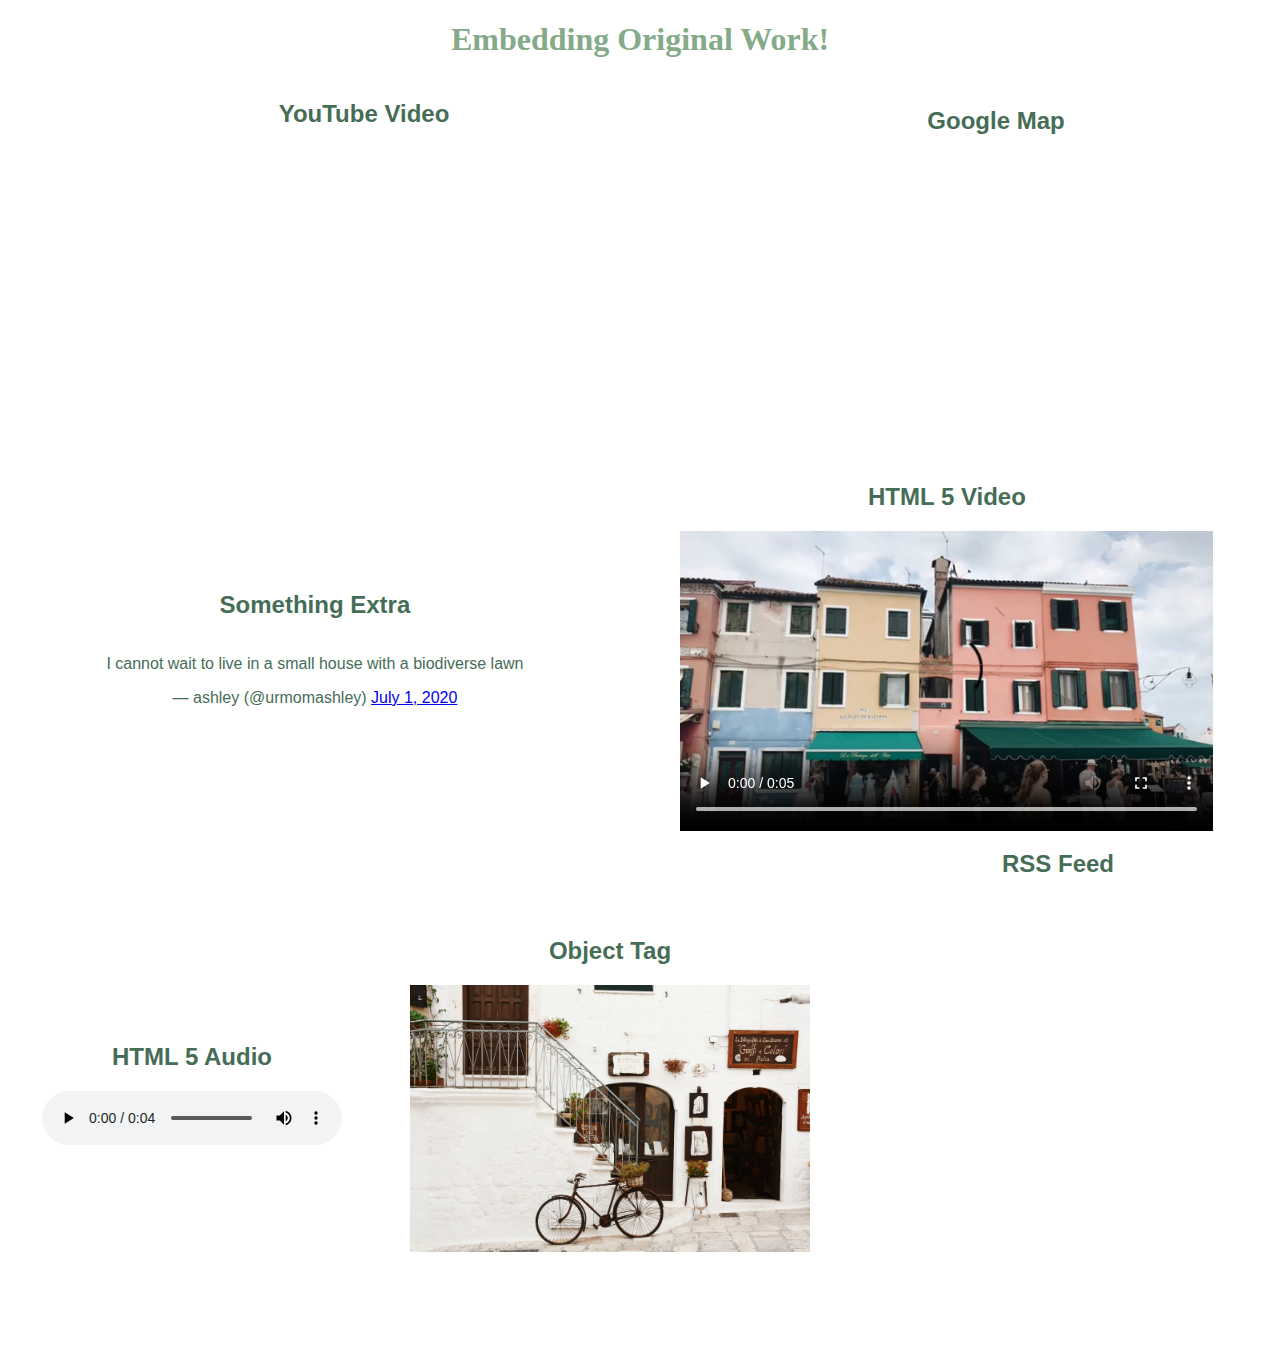
<file: embeddingOriginalWork.html>
<!DOCTYPE html>
<html>
    <head>
        <style>
            h1 {color:rgb(133, 170, 137); font-family: Verdana; text-align: center;}
            span {display: flex; flex-direction: row; flex-wrap: wrap; justify-content: space-around; color: rgb(70, 109, 86); font-family:Verdana, Geneva, Tahoma, sans-serif}
            p {margin-top: 0;}
            div {display: flex; flex-direction: column; justify-content: center; text-align: center;}
        </style>
        <title>Embedding Original Work</title>
    </head>
    <body>
        <h1>Embedding Original Work!</h1>
        <span>
            <div>
                <h2>YouTube Video</h2>
                <!--extra feature: captions showing up automatically-->
                <iframe width="560" height="315" src="https://www.youtube.com/embed/2LN_kVAeTxU?start=180&cc_load_policy=1" title="YouTube video player" frameborder="0" allow="accelerometer; autoplay; clipboard-write; encrypted-media; gyroscope; picture-in-picture" allowfullscreen></iframe>
            </div>
            <div>
                <h2>Google Map</h2>
                <iframe src="https://www.google.com/maps/embed?pb=!1m18!1m12!1m3!1d2797.228450495383!2d12.415074565547748!3d45.485344179101226!2m3!1f0!2f0!3f0!3m2!1i1024!2i768!4f13.1!3m3!1m2!1s0x477ead1a30edc4e9%3A0x55f94ee1e31995a2!2sLove%20viewing%20bridge!5e0!3m2!1sen!2sus!4v1641858439046!5m2!1sen!2sus" width="400" height="300" style="border:0;" allowfullscreen="" loading="lazy"></iframe>
            </div>
            <div>
                <h2>Something Extra</h2>
                <blockquote class="twitter-tweet"><p lang="en" dir="ltr">I cannot wait to live in a small house with a biodiverse lawn</p>&mdash; ashley (@urmomashley) <a href="https://twitter.com/urmomashley/status/1278376170191572993?ref_src=twsrc%5Etfw">July 1, 2020</a></blockquote> <script async src="https://platform.twitter.com/widgets.js" charset="utf-8"></script>
            </div>
            <div>
                <h2>HTML 5 Video</h2>
                <video height="300px" controls>
                <source src="burano-italy.mp4" type="video/mp4">
                </video>
            </div>
            <div>
                <h2>HTML 5 Audio</h2>
                <audio controls>
                <source src="original-work-audio.mp3" type="audio/mpeg">
                </audio>
            </div>
            <div>
                <h2>Object Tag</h2>
                <object data="italy-background.jpg" width="400"></object>
            </div>
            <div>
                <h2>RSS Feed</h2>
                <iframe width="360" height="440"  src="https://rss.app/embed/v1/carousel/hUPcXnJl2GYf3QAv" frameborder="0"></iframe>
            </div>
        </span>
    </body>
</html>
</file>
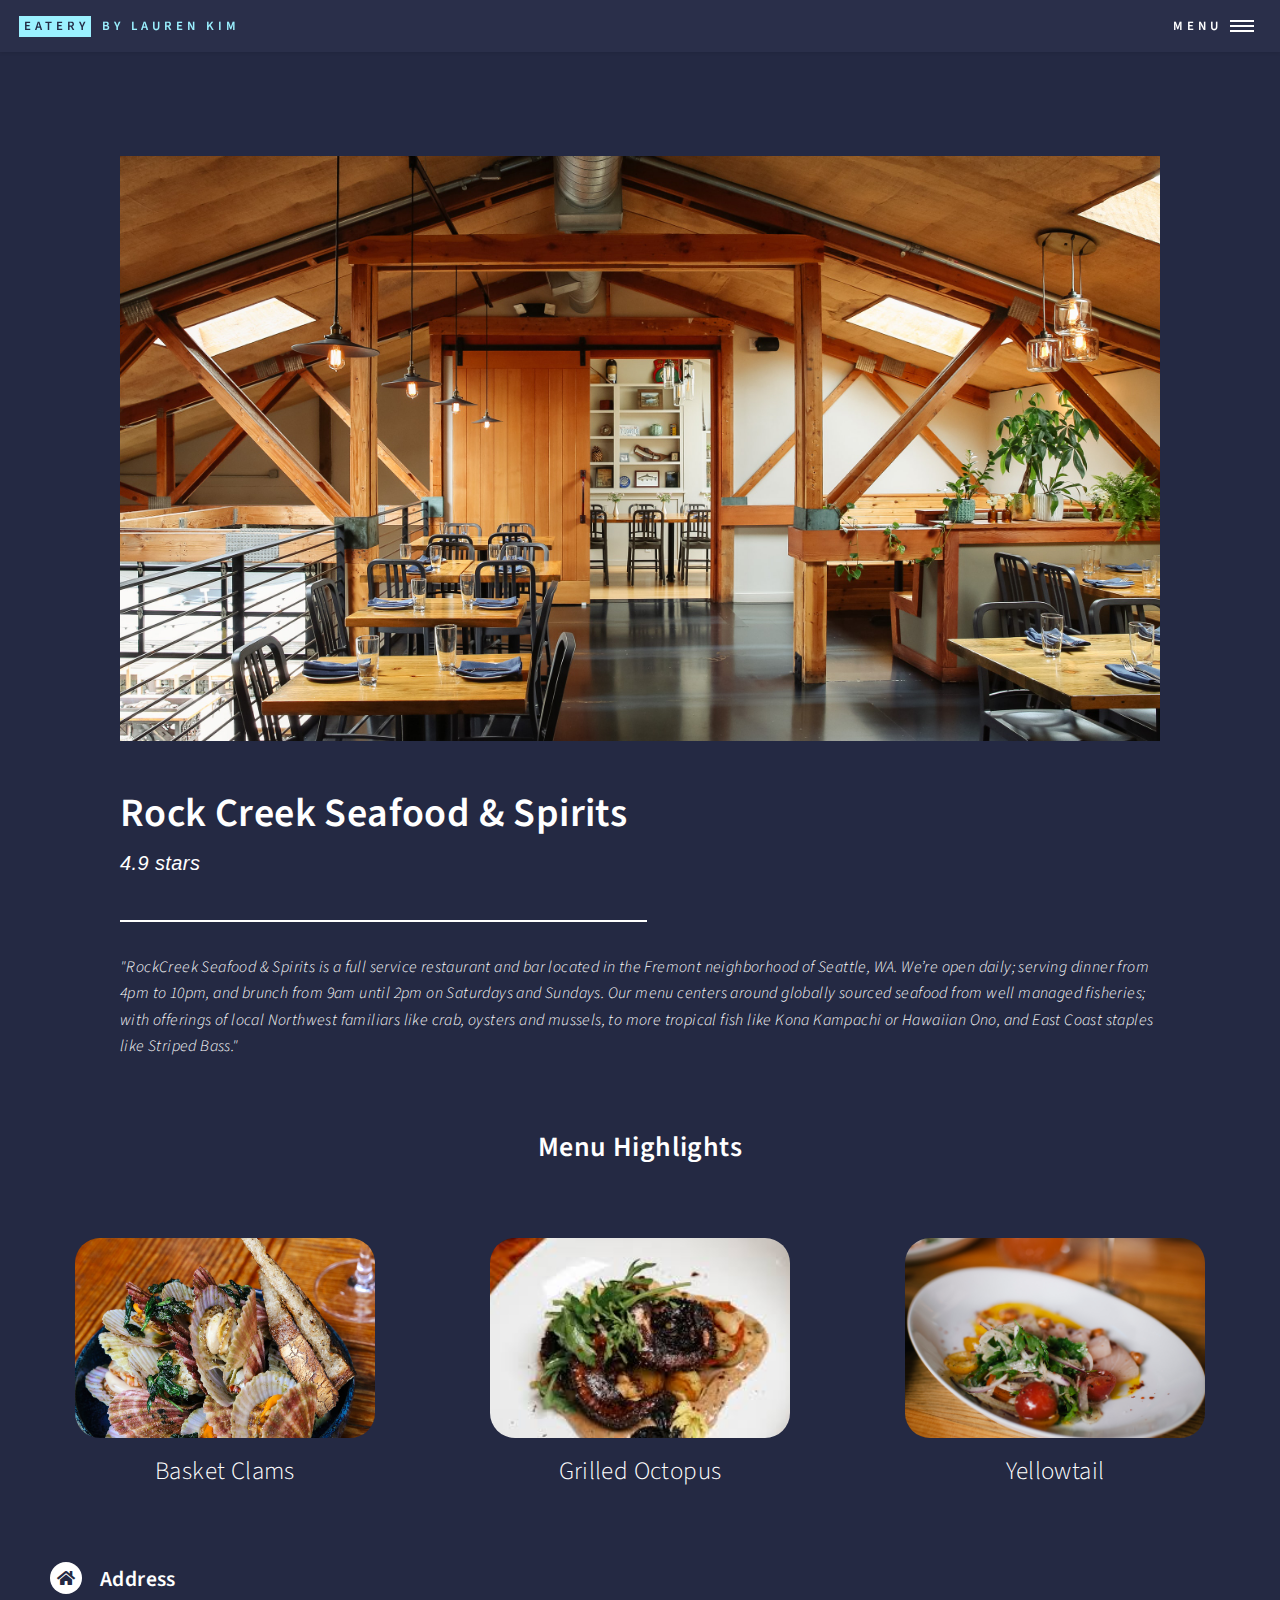
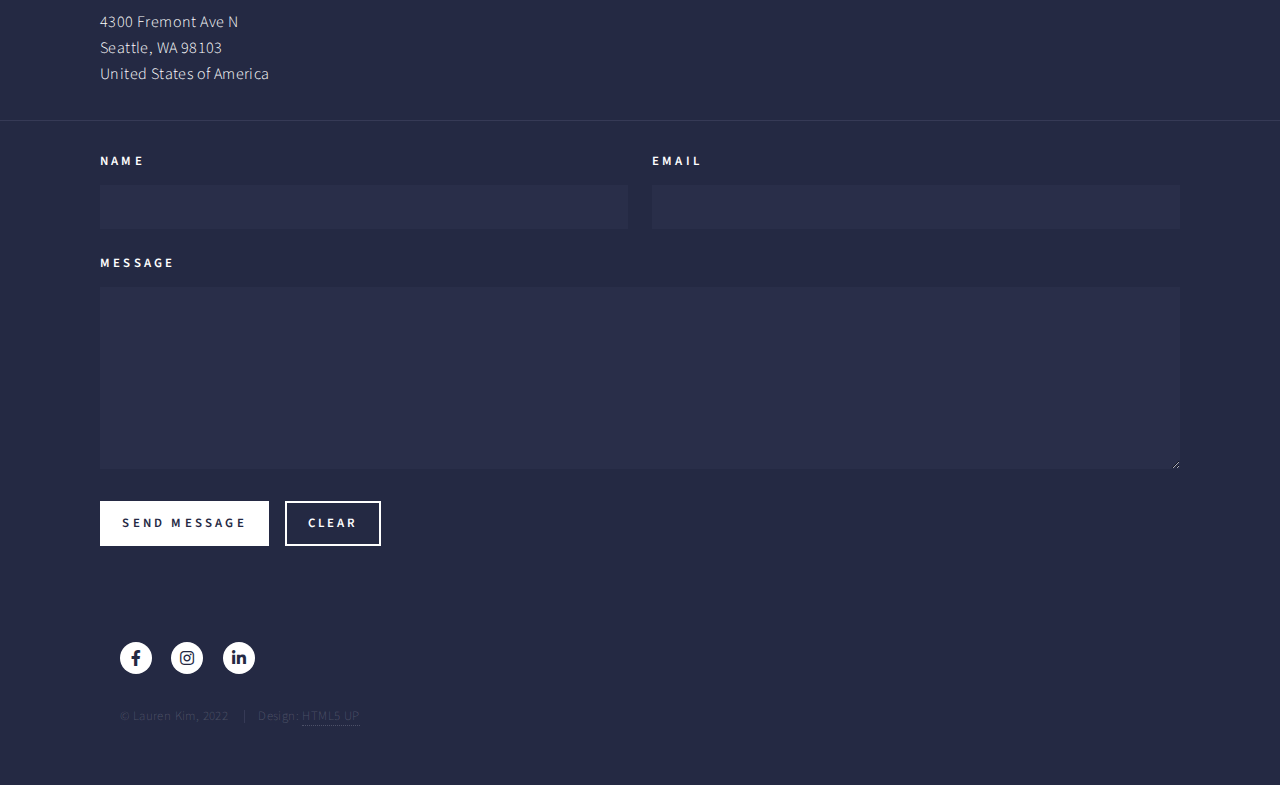
<file: generic.html>
<!DOCTYPE html>
<!--
	Forty by HTML5 UP
	html5up.net | @ajlkn
	Free for personal and commercial use under the CCA 3.0 license (html5up.net/license)
-->
<html>

<head>
	<title>Our Pick</title>
	<meta charset="utf-8" />
	<meta name="viewport" content="width=device-width, initial-scale=1, user-scalable=no" />
	<link rel="stylesheet" href="assets/css/default.css" />
	<noscript>
		<link rel="stylesheet" href="assets/css/noscript.css" />
	</noscript>
</head>

<body class="is-preload">
	<!-- Wrapper -->
	<div id="wrapper">
		<!-- Header -->
		<header id="header">
			<a href="myFunSite.html" class="logo"><strong>Eatery</strong> <span>by Lauren Kim</span></a>
			<nav>
				<a href="#menu">Menu</a>
			</nav>
		</header>

		<!-- Menu -->
		<nav id="menu">
			<ul class="links">
				<li><a href="myFunSite.html">Home</a></li>
				<li><a href="landing.html">Results</a></li>
				<li><a href="generic.html">Our Pick</a></li>
			</ul>
		</nav>

		<!-- Main -->
		<div id="main" class="alt">
			<!-- One -->
			<section id="one">
				<div class="inner">
					<span class="image main"><img src="images/rockcreek.jpg" alt="rockcreek" /></span>
					<header class="major">
						<h1>
							Rock Creek Seafood & Spirits
							<p id="rating">4.9 stars</p>
						</h1>
					</header>
					<p id="desc">
						"RockCreek Seafood & Spirits is a full service restaurant and bar
						located in the Fremont neighborhood of Seattle, WA. We’re open
						daily; serving dinner from 4pm to 10pm, and brunch from 9am until
						2pm on Saturdays and Sundays. Our menu centers around globally
						sourced seafood from well managed fisheries; with offerings of
						local Northwest familiars like crab, oysters and mussels, to more
						tropical fish like Kona Kampachi or Hawaiian Ono, and East Coast
						staples like Striped Bass."
					</p>
				</div>

				<section>
					<h2 id="menu-header">Menu Highlights</h2>
					<div id="menu-highlights">
						<div class="menu-item">
							<img class="menu-img" src="images/basket-clams.jpg" />
							<p class="menu-item-label">Basket Clams</p>
						</div>
						<div class="menu-item">
							<img class="menu-img" src="images/octopus.jpg" />
							<p class="menu-item-label">Grilled Octopus</p>
						</div>
						<div class="menu-item">
							<img class="menu-img" src="images/carpaccio.jpeg" />
							<p class="menu-item-label">Yellowtail</p>
						</div>
					</div>
				</section>

				<section>
					<div id="address-rockcreek" class="contact-method">
						<span id="home-icon" class="icon solid alt fa-home"></span>
						<h3>Address</h3>
						<span>
							4300 Fremont Ave N<br />
							Seattle, WA 98103<br />
							United States of America</span>
					</div>
				</section>
			</section>
		</div>

		<!-- Contact -->
		<section id="contact-rockcreek">
			<form method="post" action="#">
				<div class="fields">
					<div class="field half">
						<label for="name">Name</label>
						<input type="text" name="name" id="name" />
					</div>
					<div class="field half">
						<label for="email">Email</label>
						<input type="text" name="email" id="email" />
					</div>
					<div class="field">
						<label for="message">Message</label>
						<textarea name="message" id="message" rows="6"></textarea>
					</div>
				</div>
				<ul class="actions">
					<li>
						<input type="submit" value="Send Message" class="primary" />
					</li>
					<li><input type="reset" value="Clear" /></li>
				</ul>
			</form>
		</section>

		<!-- Footer -->
		<footer id="footer">
			<div class="inner">
				<ul class="icons">
					<li>
						<a href="#" class="icon brands alt fa-facebook-f"><span class="label">Facebook</span></a>
					</li>
					<li>
						<a href="#" class="icon brands alt fa-instagram"><span class="label">Instagram</span></a>
					</li>
					<li>
						<a href="#" class="icon brands alt fa-linkedin-in"><span class="label">LinkedIn</span></a>
					</li>
				</ul>
				<ul class="copyright">
					<li>&copy; Lauren Kim, 2022</li>
					<li>Design: <a href="https://html5up.net">HTML5 UP</a></li>
				</ul>
			</div>
		</footer>
	</div>

	<!-- Scripts -->
	<script src="assets/js/jquery.min.js"></script>
	<script src="assets/js/jquery.scrolly.min.js"></script>
	<script src="assets/js/jquery.scrollex.min.js"></script>
	<script src="assets/js/browser.min.js"></script>
	<script src="assets/js/breakpoints.min.js"></script>
	<script src="assets/js/util.js"></script>
	<script src="assets/js/main.js"></script>
</body>

</html>
</file>
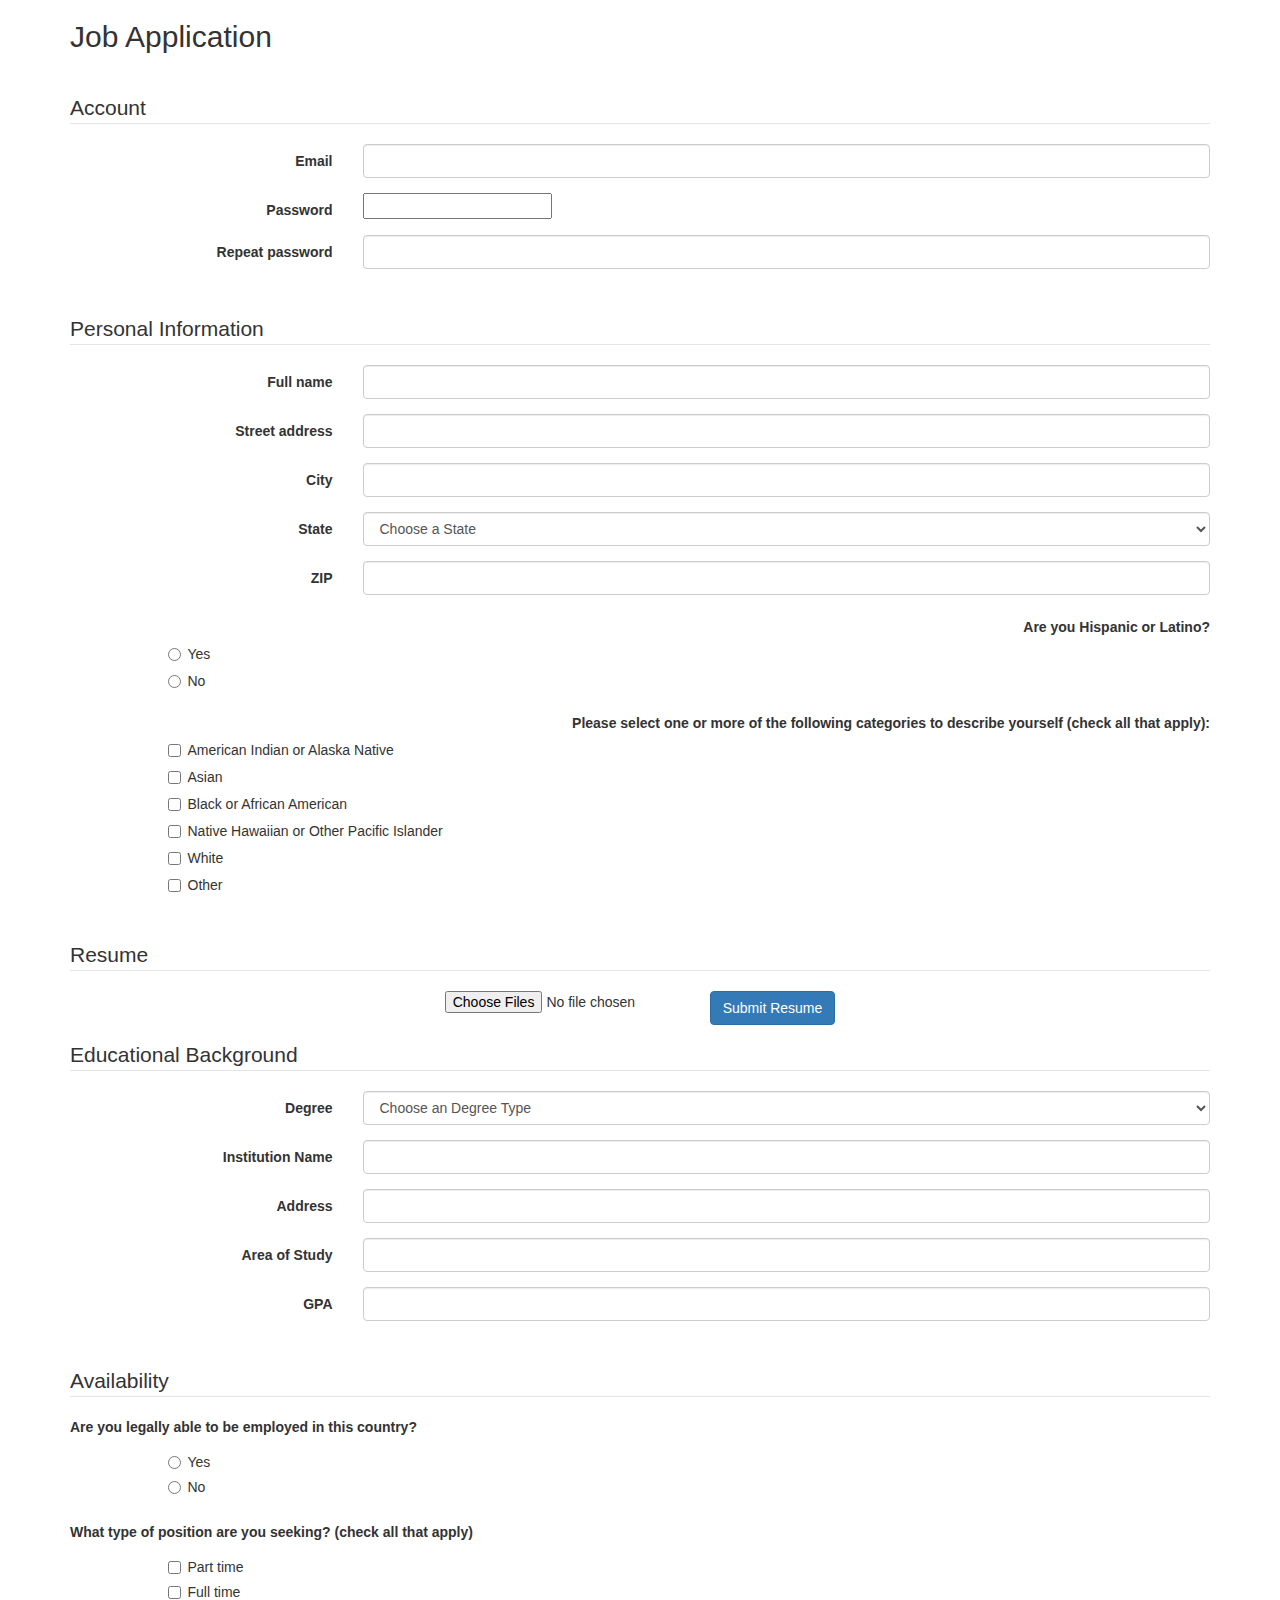
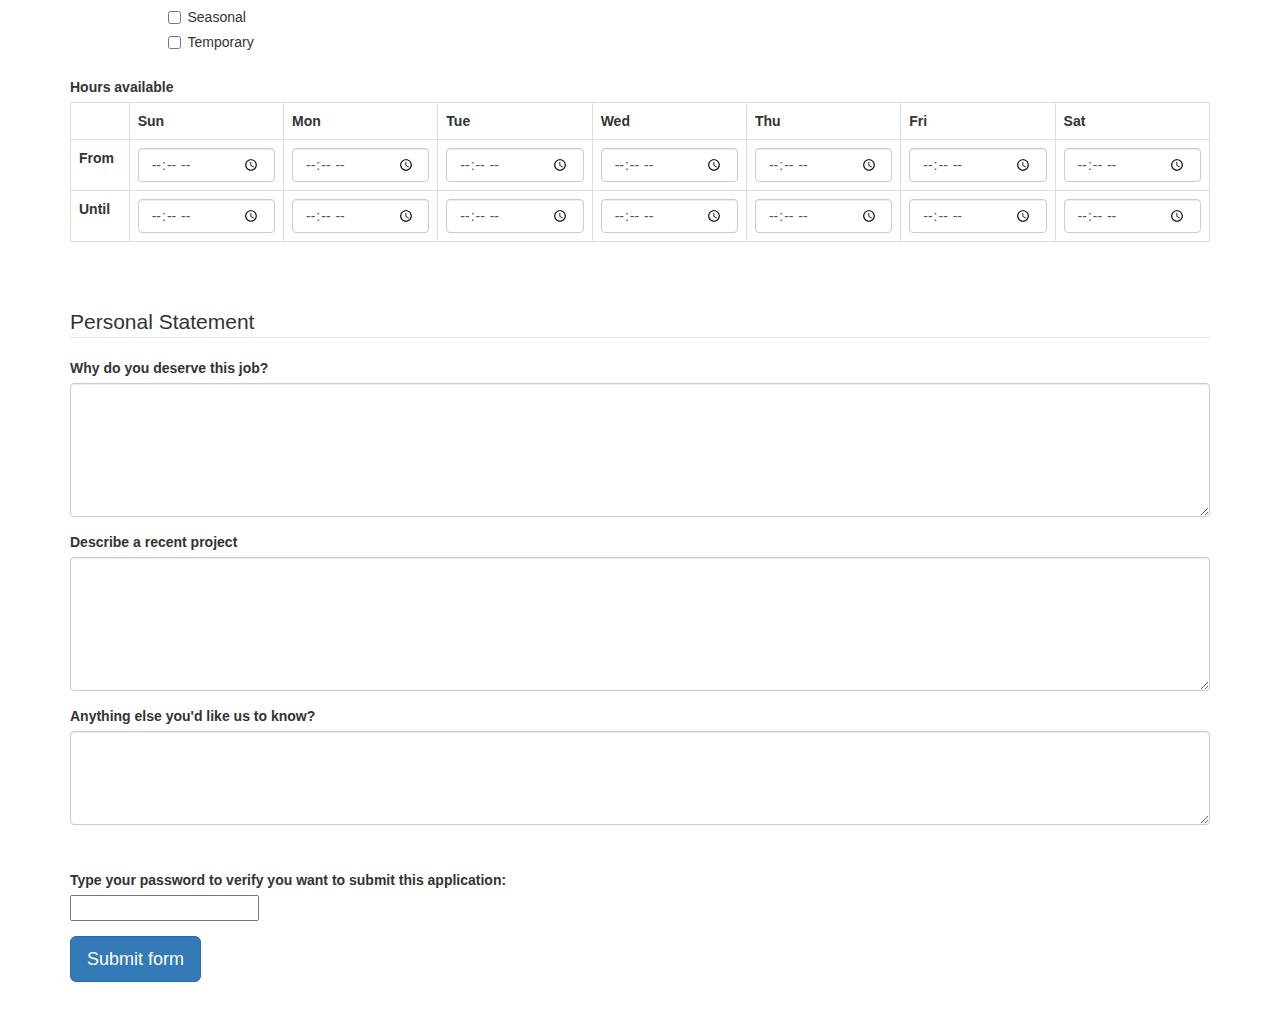
<file: jobApplicationForm.html>
<!DOCTYPE html>
<html>
<head>
	<meta charset="utf-8">
	<meta name="viewport" content="width=device-width, initial-scale=1.0">
	<title>Job Application</title>
	<link href="http://netdna.bootstrapcdn.com/bootstrap/3.0.0/css/bootstrap.min.css" rel="stylesheet">
</head>
<body>
<div class="container">

<h2>Job Application</h2>
<p>&nbsp;</p>

<form role="form" action="http://gclass.alexburner.com/formtest.php" method="post">

	<fieldset class="form-horizontal" >
		<legend>Account</legend>
		<div class="form-group">
			<label class="col-sm-3 control-label">Email</label>
			<div class="col-sm-9">
				<input class="form-control" type="text" name="email">
			</div>
		</div>
		<div class="form-group">
			<label class="col-sm-3 control-label">Password</label>
			<div class="col-sm-9">
				<input class="password1" type="password" name="password">
			</div>
		</div>
		<div class="form-group">
			<label class="col-sm-3 control-label">Repeat password</label>
			<div class="col-sm-9">
				<input class="form-control" type="password" name="repeat_password">
			</div>
		</div>
	</fieldset>

	<p>&nbsp;</p>

	<fieldset class="form-horizontal" >
		<legend>Personal Information</legend>
		<div class="form-group">
			<label class="col-sm-3 control-label">Full name</label>
			<div class="col-sm-9">
				<input class="form-control" type="text" name="name">
			</div>
		</div>
		<div class="form-group">
			<label class="col-sm-3 control-label">Street address</label>
			<div class="col-sm-9">
				<input class="form-control" type="text" name="street">
			</div>
		</div>
		<div class="form-group">
			<label class="col-sm-3 control-label">City</label>
			<div class="col-sm-9">
				<input class="form-control" type="text" name="city">
			</div>
		</div>
		<div class="form-group">
			<label class="col-sm-3 control-label">State</label>
			<div class="col-sm-9">
				<select class="form-control" name="state">
					<option value="" selected="true">Choose a State</option>
					<option value="AL">Alabama</option>
					<option value="AK">Alaska</option>
					<option value="AZ">Arizona</option>
					<option value="AR">Arkansas</option>
					<option value="CA">California</option>
					<option value="CO">Colorado</option>
					<option value="CT">Connecticut</option>
					<option value="DE">Delaware</option>
					<option value="DC">District of Columbia</option>
					<option value="FL">Florida</option>
					<option value="GA">Georgia</option>
					<option value="HI">Hawaii</option>
					<option value="ID">Idaho</option>
					<option value="IL">Illinois</option>
					<option value="IN">Indiana</option>
					<option value="IA">Iowa</option>
					<option value="KS">Kansas</option>
					<option value="KY">Kentucky</option>
					<option value="LA">Louisiana</option>
					<option value="ME">Maine</option>
					<option value="MD">Maryland</option>
					<option value="MA">Massachusetts</option>
					<option value="MI">Michigan</option>
					<option value="MN">Minnesota</option>
					<option value="MS">Mississippi</option>
					<option value="MO">Missouri</option>
					<option value="MT">Montana</option>
					<option value="NE">Nebraska</option>
					<option value="NV">Nevada</option>
					<option value="NH">New Hampshire</option>
					<option value="NJ">New Jersey</option>
					<option value="NM">New Mexico</option>
					<option value="NY">New York</option>
					<option value="NC">North Carolina</option>
					<option value="ND">North Dakota</option>
					<option value="OH">Ohio</option>
					<option value="OK">Oklahoma</option>
					<option value="OR">Oregon</option>
					<option value="PA">Pennsylvania</option>
					<option value="RI">Rhode Island</option>
					<option value="SC">South Carolina</option>
					<option value="SD">South Dakota</option>
					<option value="TN">Tennessee</option>
					<option value="TX">Texas</option>
					<option value="UT">Utah</option>
					<option value="VT">Vermont</option>
					<option value="VA">Virginia</option>
					<option value="WA">Washington</option>
					<option value="WV">West Virginia</option>
					<option value="WI">Wisconsin</option>
					<option value="WY">Wyoming</option>
				</select>
			</div>
		</div>
		<div class="form-group">
			<label class="col-sm-3 control-label">ZIP</label>
			<div class="col-sm-9">
				<input class="form-control" type="text" name="zip">
			</div>
		</div>
		<!--LK: Radio Buttons-->
		<div class="form-group row">
			<label class="col-sm-12 control-label">Are you Hispanic or Latino?</label>
			<div class="col-sm-offset-1 col-sm-11">
				<div class="radio">
					<label>
						<input type="radio" name="hispanic-or-latino" value="yes">Yes
					</label>
				</div>
				<div class="radio">
					<label>
						<input type="radio" name="hispanic-or-latino" value="no">No
					</label>
				</div>
			</div>
		</div>
		<!--LK: Checkbox-->
		<div class="form-group row">
			<label class="col-sm-12 control-label">
				Please select one or more of the following categories to describe yourself (check all that apply):
			</label>
			<div class="col-sm-offset-1 col-sm-11">
				<div class="checkbox">
					<label>
						<input type="checkbox" name="racial-identity-american-indian-or-alaska-native" value="american-indian-or-alaska-native">
						American Indian or Alaska Native
					</label>
				</div>
				<div class="checkbox">
					<label>
						<input type="checkbox" name="racial-identity-asian" value="asian">
						Asian
					</label>
				</div>
				<div class="checkbox">
					<label>
						<input type="checkbox" name="racial-identity-black-or-african-american" value="black-or-african-american">
						Black or African American
					</label>
				</div>
				<div class="checkbox">
					<label>
						<input type="checkbox" name="racial-identity-native-hawaiian-or-pacific-islander" value="native-hawaiian-or-pacific-islander">
						Native Hawaiian or Other Pacific Islander
					</label>
				</div>
				<div class="checkbox">
					<label>
						<input type="checkbox" name="racial-identity-white" value="white">
						White
					</label>
				</div>
				<div class="checkbox">
					<label>
						<input type="checkbox" name="racial-identity-other" value="other">
						Other
					</label>
				</div>
			</div>
		</div>


	</fieldset>

	<p>&nbsp;</p>

	<fieldset class="form-horizontal" >
		<legend>Resume</legend>
			<div style="display: flex; flex-direction: row; justify-content: center;" class="form-group">
				<input type="file" id="file" name="resume" multiple>
				<!--LK: Submit button-->
				<input class="btn btn-primary" type="submit" name="submit-resume" value="Submit Resume">
			</div>
	</fieldset>


	<fieldset class="form-horizontal" >
		<legend>Educational Background</legend>
		<!--LK: Drop-down List-->
		<div class="form-group">
			<label class="col-sm-3 control-label">Degree</label>
			<div class="col-sm-9">
				<select class="form-control" name="degree-type">
					<option value="" selected="true">Choose an Degree Type</option>
					<option value="HS">High School (or Equivalent)</option>
					<option value="BA">Bachelor's</option>
					<option value="MS">Master's</option>
					<option value="PHD">Ph.D.</option>
				</select>
			</div>
		</div>
		<!--LK: Text Field-->
		<div class="form-group">
			<label class="col-sm-3 control-label">Institution Name</label>
			<div class="col-sm-9">
				<input class="form-control" type="text" name="institution-name">
			</div>
		</div>
		<div class="form-group">
			<label class="col-sm-3 control-label">Address</label>
			<div class="col-sm-9">
				<input class="form-control" type="text" name="institution-address">
			</div>
		</div>
		<div class="form-group">
			<label class="col-sm-3 control-label">Area of Study</label>
			<div class="col-sm-9">
				<input class="form-control" type="text" name="area-of-study">
			</div>
		</div>
		<div class="form-group">
			<label class="col-sm-3 control-label">GPA</label>
			<div class="col-sm-9">
				<input class="form-control" type="number" name="gpa">
			</div>
		</div>
	</fieldset>

	<p>&nbsp;</p>

	<fieldset>
		<legend>Availability</legend>
		<div class="form-group row">
			<label class="col-sm-12 control-label">Are you legally able to be employed in this country?</label>
			<div class="col-sm-offset-1 col-sm-11">
				<div class="radio">
					<label>
						<input type="radio" name="legal" value="yes">Yes
					</label>
				</div>
				<div class="radio">
					<label>
						<input type="radio" name="legal" value="no">No
					</label>
				</div>
			</div>
		</div>
		<div class="form-group row">
			<label class="col-sm-12 control-label">What type of position are you seeking? (check all that apply)</label>
			<div class="col-sm-offset-1 col-sm-11">
				<div class="checkbox">
					<label>
						<input type="checkbox" name="position_pt" value="parttime">
						Part time
					</label>
				</div>
				<div class="checkbox">
					<label>
						<input type="checkbox" name="position_ft" value="fulltime">
						Full time
					</label>
				</div>
				<div class="checkbox">
					<label>
						<input type="checkbox" name="position_sl" value="seasonal">
						Seasonal
					</label>
				</div>
				<div class="checkbox">
					<label>
						<input type="checkbox" name="position_tp" value="temporary">
						Temporary
					</label>
				</div>
			</div>
		</div>
		<div class="form-group row">
			<label class="col-sm-12 control-label">Hours available</label>
			<div class="col-sm-12">
				<table class="table table-bordered">
					<tr>
						<td></td>
						<th>Sun</th>
						<th>Mon</th>
						<th>Tue</th>
						<th>Wed</th>
						<th>Thu</th>
						<th>Fri</th>
						<th>Sat</th>
					</tr>
					<tr>
						<th>From</th>
						<td><input class="form-control" type="time" name="su_from"></td>
						<td><input class="form-control" type="time" name="mo_from"></td>
						<td><input class="form-control" type="time" name="tu_from"></td>
						<td><input class="form-control" type="time" name="we_from"></td>
						<td><input class="form-control" type="time" name="th_from"></td>
						<td><input class="form-control" type="time" name="fr_from"></td>
						<td><input class="form-control" type="time" name="sa_from"></td>
					</tr>
					<tr>
						<th>Until</th>
						<td><input class="form-control" type="time" name="su_until"></td>
						<td><input class="form-control" type="time" name="mo_until"></td>
						<td><input class="form-control" type="time" name="tu_until"></td>
						<td><input class="form-control" type="time" name="we_until"></td>
						<td><input class="form-control" type="time" name="th_until"></td>
						<td><input class="form-control" type="time" name="fr_until"></td>
						<td><input class="form-control" type="time" name="sa_until"></td>
					</tr>
				</table>
			</div>
		</div>
	</fieldset>

	<p>&nbsp;</p>

	<fieldset>
		<legend>Personal Statement</legend>
		<div class="form-group">
			<label class="control-label">Why do you deserve this job?</label>
			<textarea class="form-control" name="deserve" rows="6"></textarea>
		</div>
		<div class="form-group">
			<label class="control-label">Describe a recent project</label>
			<textarea class="form-control" name="project" rows="6"></textarea>
		</div>
		<!--LK: Text area-->
		<div class="form-group">
			<label class="control-label">Anything else you'd like us to know?</label>
			<textarea class="form-control" name="anything-else" rows="4"></textarea>
		</div>
	</fieldset>

	<p>&nbsp;</p>

	<!--LK: Password-->
	<div class="form-group">
		<label class="control-label">Type your password to verify you want to submit this application:</label>
		<div>
			<input class="password1" type="password" name="password-submit">
		</div>
	</div>

	<input class="btn btn-primary btn-lg" type="submit" value="Submit form">

	<p>&nbsp;</p>

</form>
</div><!-- close .container -->
</body>
</html>
</file>
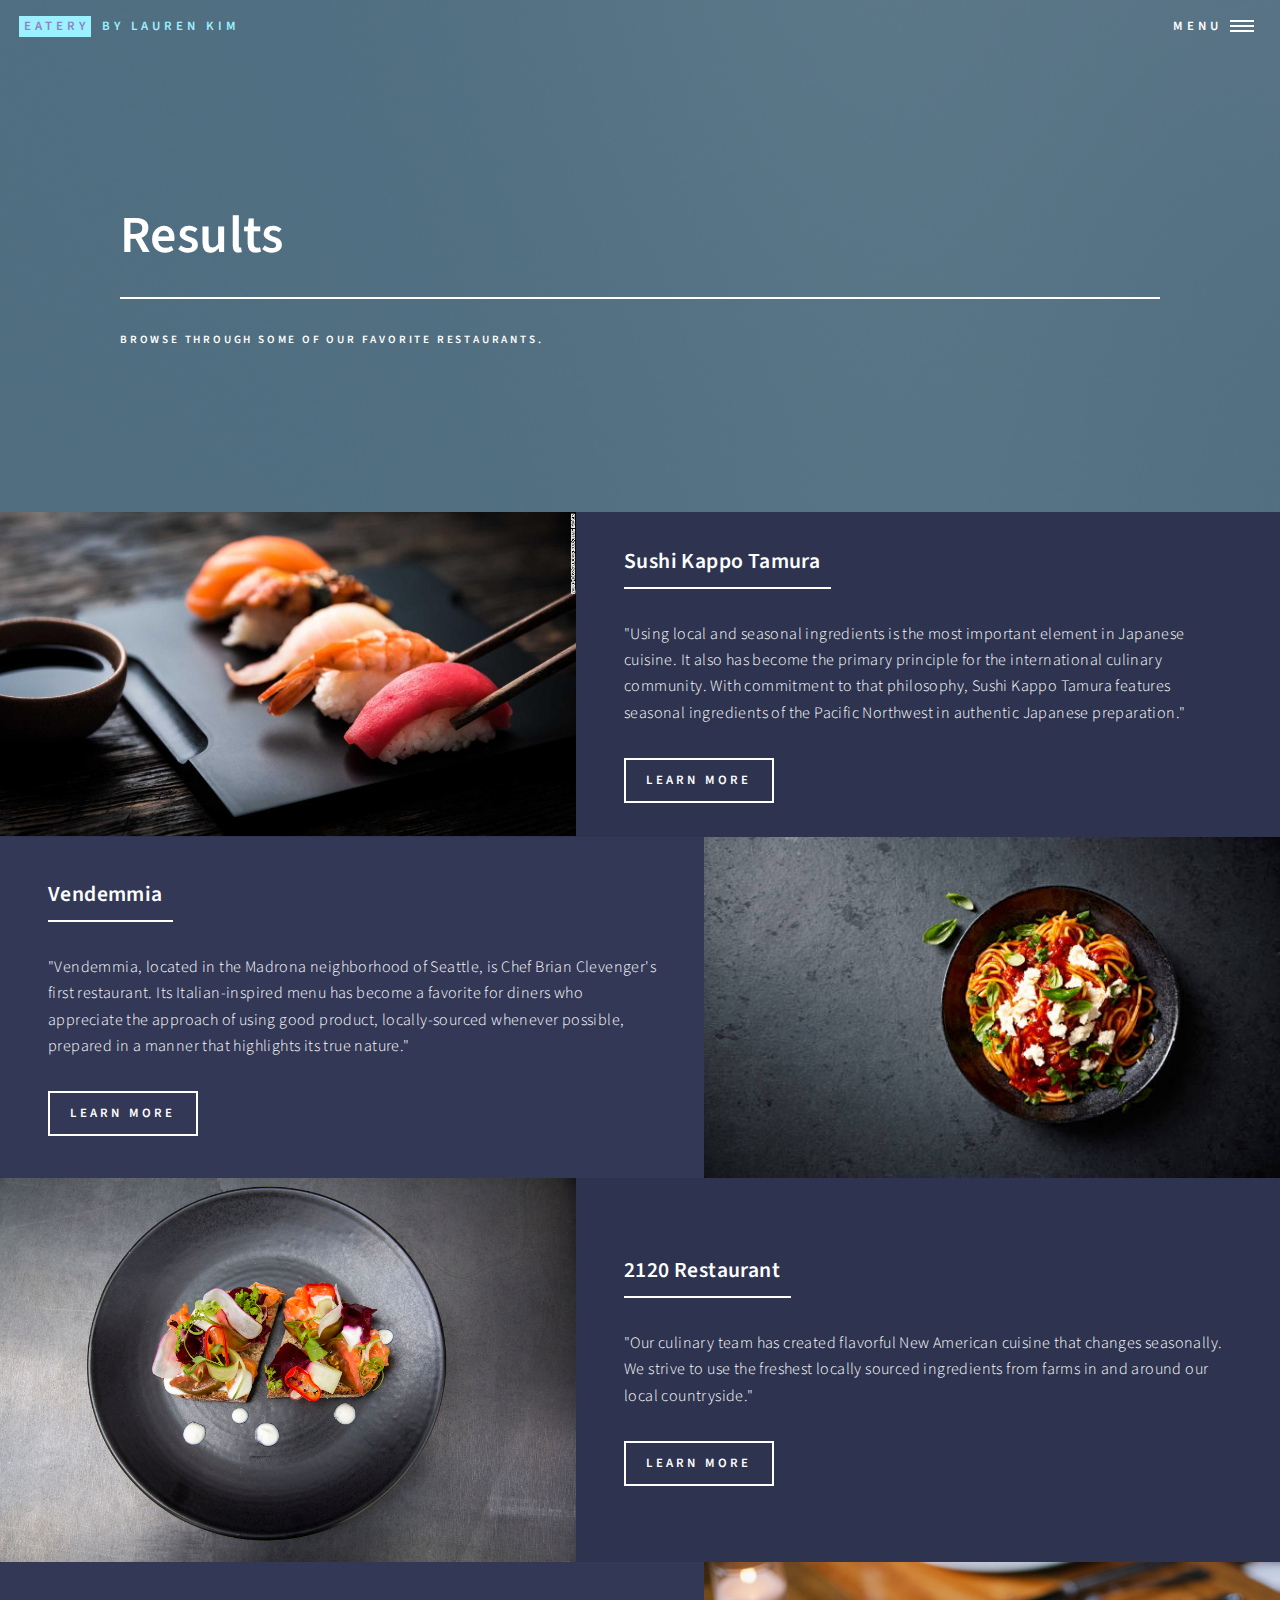
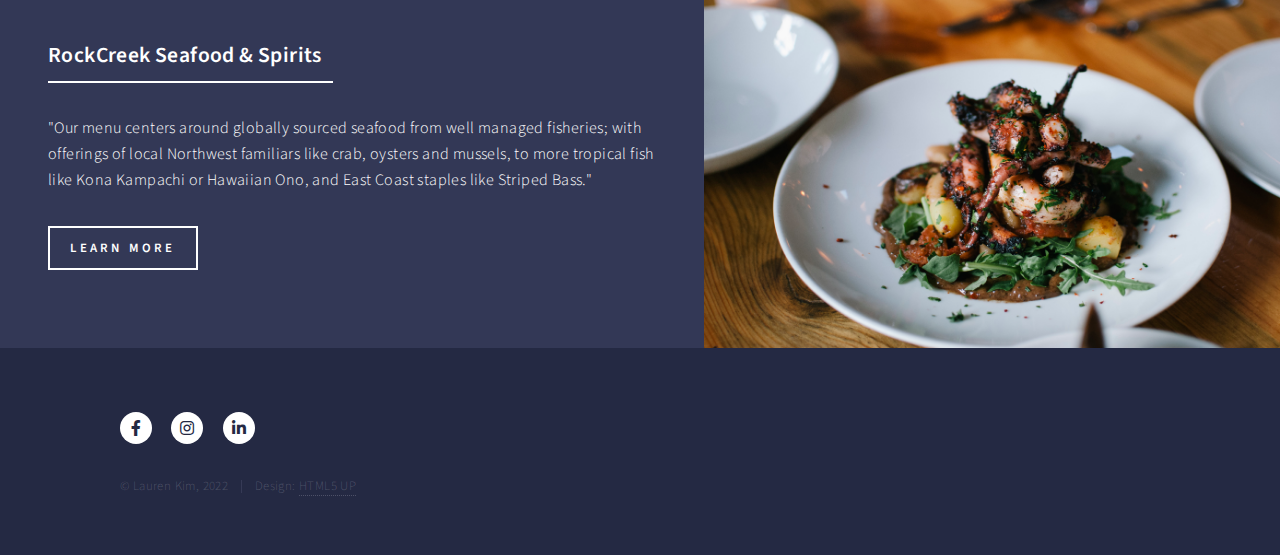
<file: landing.html>
<!DOCTYPE HTML>
<!--
	Forty by HTML5 UP
	html5up.net | @ajlkn
	Free for personal and commercial use under the CCA 3.0 license (html5up.net/license)
-->
<html>
	<head>
		<title>Results</title>
		<meta charset="utf-8" />
		<meta name="viewport" content="width=device-width, initial-scale=1, user-scalable=no" />
		<link rel="stylesheet" href="assets/css/default.css" />
		<noscript><link rel="stylesheet" href="assets/css/noscript.css" /></noscript>
	</head>
	<body class="is-preload">

		<!-- Wrapper -->
			<div id="wrapper">

				<!-- Header -->
				<!-- Note: The "styleN" class below should match that of the banner element. -->
					<header id="header" class="alt style2">
						<a href="myFunSite.html" class="logo"><strong>Eatery</strong> <span>by Lauren Kim</span></a>
						<nav>
							<a href="#menu">Menu</a>
						</nav>
					</header>

				<!-- Menu -->
					<nav id="menu">
						<ul class="links">
							<li><a href="myFunSite.html">Home</a></li>
							<li><a href="landing.html">Results</a></li>
							<li><a href="generic.html">Our Pick</a></li>
						</ul>
					</nav>

				<!-- Banner -->
				<!-- Note: The "styleN" class below should match that of the header element. -->
					<section id="banner" class="style1">
						<div class="inner">
							<span class="image">
								<img src="images/pic07.jpg" alt="" />
							</span>
							<header class="major">
								<h1>Results</h1>
							</header>
							<div class="content">
								<p>Browse through some of our favorite restaurants.</p>
							</div>
						</div>
					</section>

				<!-- Main -->
					<div id="main">
						<!-- Two -->
						<section id="two" class="spotlights">
							<section>
								<a href="generic.html" class="image">
									<img src="images/sushi.jpg" alt="" data-position="center center" class="img-result"/>
								</a>
								<div class="content">
									<div class="inner">
										<header class="major">
											<h3>Sushi Kappo Tamura</h3>
										</header>
										<p>"Using local and seasonal ingredients is the most important element in Japanese cuisine. It also has become the primary principle for the international culinary community. With commitment to that philosophy, Sushi Kappo Tamura features seasonal ingredients of the Pacific Northwest in authentic Japanese preparation."</p>
										<ul class="actions">
											<li><a href="generic.html" class="button">Learn more</a></li>
										</ul>
									</div>
								</div>
								</section>
								<section>
									<a href="generic.html" class="image">
										<img src="images/italian.jpg" alt="" data-position="center center" class="img-result" />
									</a>
									<div class="content">
										<div class="inner">
											<header class="major">
												<h3>Vendemmia</h3>
											</header>
											<p>"Vendemmia, located in the Madrona neighborhood of Seattle, is Chef Brian Clevenger's first restaurant. Its Italian-inspired menu has become a favorite for diners who appreciate the approach of using good product, locally-sourced whenever possible, prepared in a manner that highlights its true nature."</p>
											<ul class="actions">
												<li><a href="generic.html" class="button">Learn more</a></li>
											</ul>
										</div>
									</div>
								</section>
								<section>
									<a href="generic.html" class="image">
										<img src="images/2120.jpg" alt="" data-position="center center" class="img-result" />
									</a>
									<div class="content">
										<div class="inner">
											<header class="major">
												<h3>2120 Restaurant</h3>
											</header>
											<p>"Our culinary team has created flavorful New American cuisine that changes seasonally. We strive to use the freshest locally sourced ingredients from farms in and around our local countryside."</p>
											<ul class="actions">
												<li><a href="generic.html" class="button">Learn more</a></li>
											</ul>
										</div>
									</div>
								</section>
								<section>
									<a href="generic.html" class="image">
										<img src="images/seafood.jpg" alt="" data-position="center center" class="img-result" />
									</a>
									<div class="content">
										<div class="inner">
											<header class="major">
												<h3>RockCreek Seafood & Spirits</h3>
											</header>
											<p>"Our menu centers around globally sourced seafood from well managed fisheries; with offerings of local Northwest familiars like crab, oysters and mussels, to more tropical fish like Kona Kampachi or Hawaiian Ono, and East Coast staples like Striped Bass."</p>
											<ul class="actions">
												<li><a href="generic.html" class="button">Learn more</a></li>
											</ul>
										</div>
									</div>
								</section>
						</section>
					</div>


				<!-- Footer -->
					<footer id="footer">
						<div class="inner">
							<ul class="icons">
								<li><a href="#" class="icon brands alt fa-facebook-f"><span class="label">Facebook</span></a></li>
								<li><a href="#" class="icon brands alt fa-instagram"><span class="label">Instagram</span></a></li>
								<li><a href="#" class="icon brands alt fa-linkedin-in"><span class="label">LinkedIn</span></a></li>
							</ul>
							<ul class="copyright">
								<li>&copy; Lauren Kim, 2022</li><li>Design: <a href="https://html5up.net">HTML5 UP</a></li>
							</ul>
						</div>
					</footer>

			</div>

		<!-- Scripts -->
			<script src="assets/js/jquery.min.js"></script>
			<script src="assets/js/jquery.scrolly.min.js"></script>
			<script src="assets/js/jquery.scrollex.min.js"></script>
			<script src="assets/js/browser.min.js"></script>
			<script src="assets/js/breakpoints.min.js"></script>
			<script src="assets/js/util.js"></script>
			<script src="assets/js/main.js"></script>

	</body>
</html>
</file>
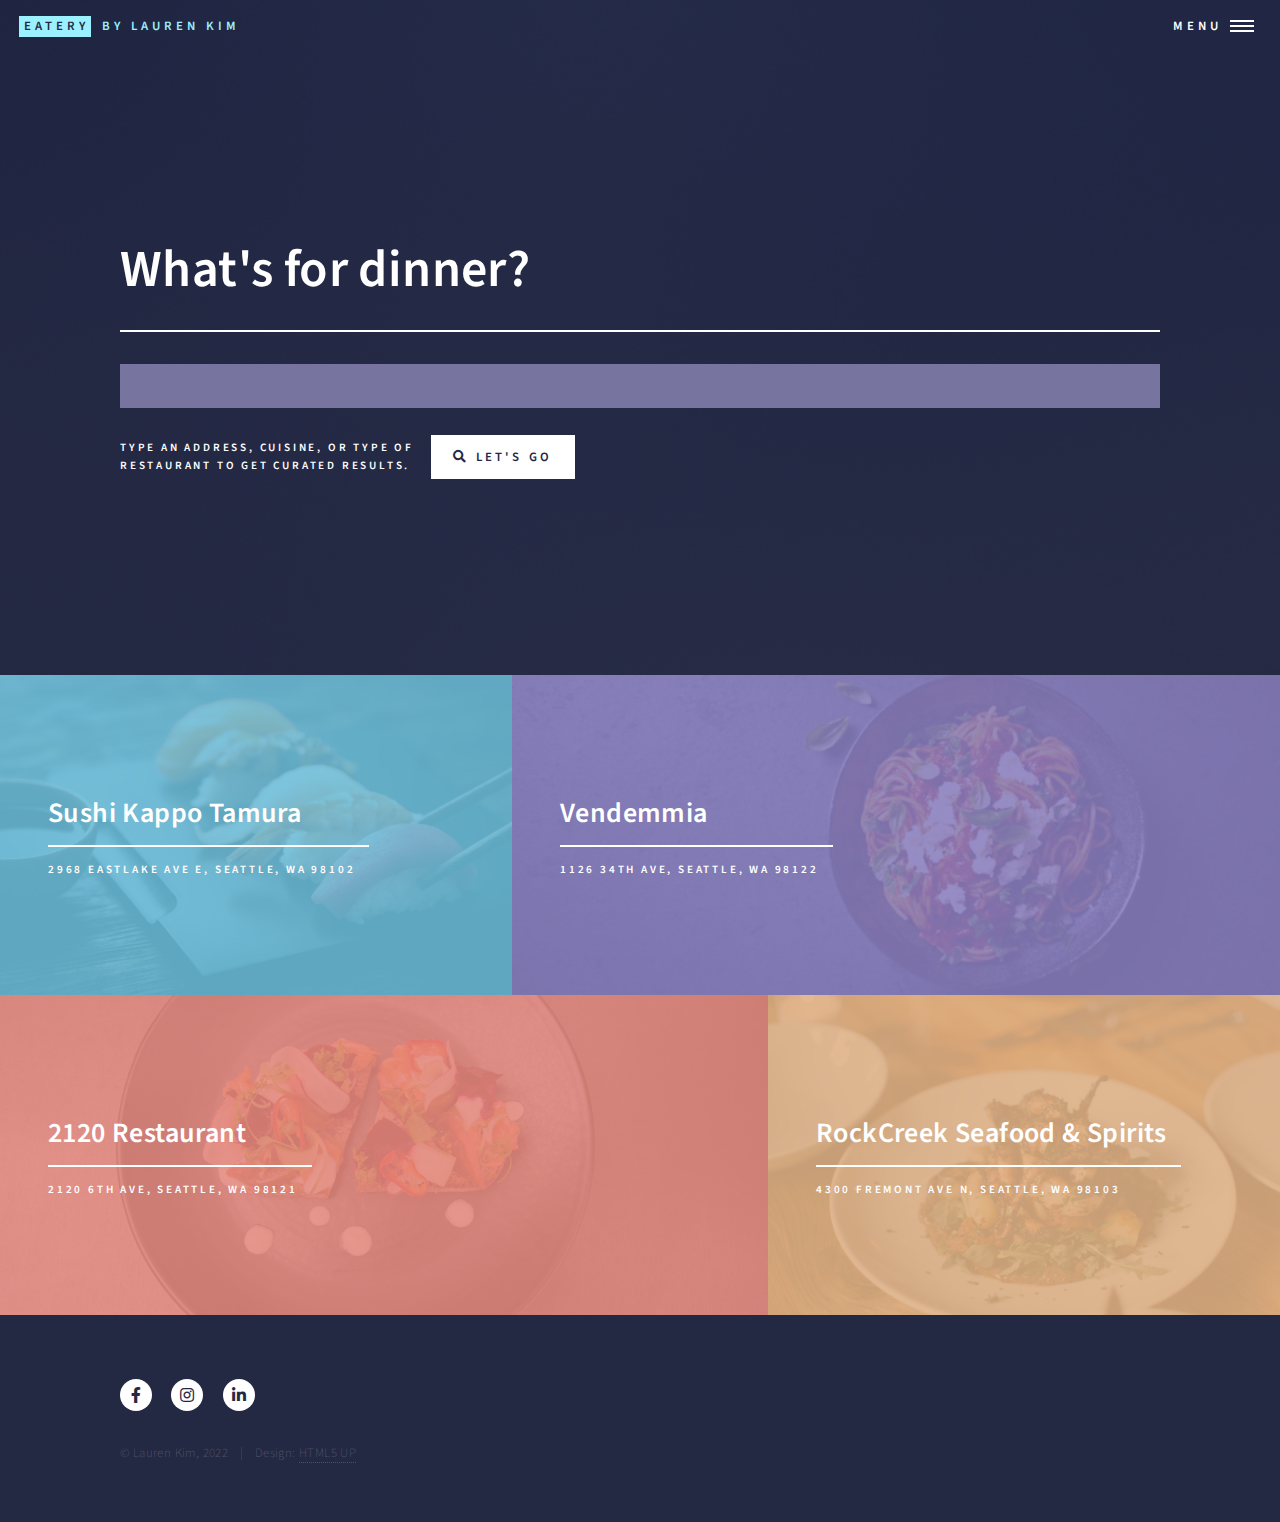
<file: myFunSite.html>
<!DOCTYPE HTML>
<!--
	Forty by HTML5 UP
	html5up.net | @ajlkn
	Free for personal and commercial use under the CCA 3.0 license (html5up.net/license)
-->
<html>
	<head>
		<title>Eatery</title>
		<meta charset="utf-8" />
		<meta name="viewport" content="width=device-width, initial-scale=1, user-scalable=no" />
		<link rel="stylesheet" href="assets/css/default.css" />
		<noscript><link rel="stylesheet" href="assets/css/noscript.css" /></noscript>
	</head>
	<body class="is-preload">

		<!-- Wrapper -->
			<div id="wrapper">

				<!-- Header -->
					<header id="header" class="alt">
						<a href="myFunSite.html" class="logo"><strong>Eatery</strong> <span>by Lauren Kim</span></a>
						<nav>
							<a href="#menu">Menu</a>
						</nav>
					</header>

				<!-- Menu -->
					<nav id="menu">
						<ul class="links">
							<li><a href="myFunSite.html">Home</a></li>
							<li><a href="landing.html">Results</a></li>
							<li><a href="generic.html">Our Pick</a></li>
						</ul>
					</nav>

				<!-- Banner -->
					<section id="banner" class="major">
						<div class="inner">
							<header class="major">
								<h1>What's for dinner?</h1>
							</header>
							<input type="text" name="search" id="search">
							<br />
							<div class="content">
								<p>Type an address, cuisine, or type of <br />
								restaurant to get curated results.</p>
								<ul class="actions">
									<li><a href="landing.html" class="button primary icon solid fa-search">Let's go</a></li>
								</ul>
							</div>
						</div>
					</section>

				<!-- Main -->
					<div id="main">

						<!-- One -->
							<section id="one" class="tiles">
								<article>
									<span class="image">
										<img src="images/sushi.jpg" alt="sushi" />
									</span>
									<header class="major">
										<h3><a href="landing.html" class="link">Sushi Kappo Tamura</a></h3>
										<p>2968 Eastlake Ave E, Seattle, WA 98102</p>
									</header>
								</article>
								<article>
									<span class="image">
										<img src="images/italian.jpg" alt="italian" />
									</span>
									<header class="major">
										<h3><a href="landing.html" class="link">Vendemmia</a></h3>
										<p>1126 34th Ave, Seattle, WA 98122</p>
									</header>
								</article>
								<article>
									<span class="image">
										<img src="images/2120.jpg" alt="2120" />
									</span>
									<header class="major">
										<h3><a href="landing.html" class="link">2120 Restaurant</a></h3>
										<p>2120 6th Ave, Seattle, WA 98121</p>
									</header>
								</article>
								<article>
									<span class="image">
										<img src="images/seafood.jpg" alt="seafood" />
									</span>
									<header class="major">
										<h3><a href="landing.html" class="link">RockCreek Seafood & Spirits</a></h3>
										<p>4300 Fremont Ave N, Seattle, WA 98103</p>
									</header>
								</article>
							</section>
					</div>

				<!-- Footer -->
					<footer id="footer">
						<div class="inner">
							<ul class="icons">
								<li><a href="#" class="icon brands alt fa-facebook-f"><span class="label">Facebook</span></a></li>
								<li><a href="#" class="icon brands alt fa-instagram"><span class="label">Instagram</span></a></li>
								<li><a href="#" class="icon brands alt fa-linkedin-in"><span class="label">LinkedIn</span></a></li>
							</ul>
							<ul class="copyright">
								<li>&copy; Lauren Kim, 2022</li><li>Design: <a href="https://html5up.net">HTML5 UP</a></li>
							</ul>
						</div>
					</footer>

			</div>

		<!-- Scripts -->
			<script src="assets/js/jquery.min.js"></script>
			<script src="assets/js/jquery.scrolly.min.js"></script>
			<script src="assets/js/jquery.scrollex.min.js"></script>
			<script src="assets/js/browser.min.js"></script>
			<script src="assets/js/breakpoints.min.js"></script>
			<script src="assets/js/util.js"></script>
			<script src="assets/js/main.js"></script>

	</body>
</html>
</file>
<file: assets/css/noscript.css>
/*
	Forty by HTML5 UP
	html5up.net | @ajlkn
	Free for personal and commercial use under the CCA 3.0 license (html5up.net/license)
*/

/* Banner */

	body.is-preload #banner:after {
		opacity: 0.85;
	}

	body.is-preload #banner > .inner {
		-moz-filter: none;
		-webkit-filter: none;
		-ms-filter: none;
		filter: none;
		-moz-transform: none;
		-webkit-transform: none;
		-ms-transform: none;
		transform: none;
		opacity: 1;
	}
</file>
<file: assets/css/default.css>
@import url(fontawesome-all.min.css);
@import url("https://fonts.googleapis.com/css?family=Source+Sans+Pro:300,300italic,600,600italic");

/*
	Forty by HTML5 UP
	html5up.net | @ajlkn
	Free for personal and commercial use under the CCA 3.0 license (html5up.net/license)
*/

#search {
	background-color: rgb(119, 116, 160);
}
#rating {
	font-size: 20px;
	font-family: "Gill Sans", sans-serif;
	font-weight: lighter;
	font-style: italic;
	padding-top: 0px;
}
#desc {
	font-style: italic;
}
#contact-rockcreek {
	padding: 30px 100px 0px 100px;
}
#address-rockcreek {
	padding: 30px 100px 0px 100px;
}
#menu-highlights {
	display: flex;
	flex-direction: row;
	justify-content: space-evenly;
}
#menu-header {
	text-align: center;
}
#home-icon {
	padding: 30px 50px;
}
.img-result {
	width: 250px;
	object-fit: contain;
}
.menu-img {
	width: 300px;
	height: 200px;
	border-radius: 25px;
	object-fit: cover;
}
.menu-item {
	padding: 40px;
	flex-direction: column;
	justify-content: center;
	align-items: flex-end;
	text-align: center;
	font-size: 25px;
}
.menu-item:hover {
	background-color: white;
	color: black;
}
.menu-item-label {
	margin-bottom: 0px;
}


html, body, div, span, applet, object,
iframe, h1, h2, h3, h4, h5, h6, p, blockquote,
pre, a, abbr, acronym, address, big, cite,
code, del, dfn, em, img, ins, kbd, q, s, samp,
small, strike, strong, sub, sup, tt, var, b,
u, i, center, dl, dt, dd, ol, ul, li, fieldset,
form, label, legend, table, caption, tbody,
tfoot, thead, tr, th, td, article, aside,
canvas, details, embed, figure, figcaption,
footer, header, hgroup, menu, nav, output, ruby,
section, summary, time, mark, audio, video {
	margin: 0;
	padding: 0;
	border: 0;
	font-size: 100%;
	font: inherit;
	vertical-align: baseline;}

article, aside, details, figcaption, figure,
footer, header, hgroup, menu, nav, section {
	display: block;}

body {
	line-height: 1;
}

ol, ul {
	list-style: none;
}

blockquote, q {
	quotes: none;
}

	blockquote:before, blockquote:after, q:before, q:after {
		content: '';
		content: none;
	}

table {
	border-collapse: collapse;
	border-spacing: 0;
}

body {
	-webkit-text-size-adjust: none;
}

mark {
	background-color: transparent;
	color: inherit;
}

input::-moz-focus-inner {
	border: 0;
	padding: 0;
}

input, select, textarea {
	-moz-appearance: none;
	-webkit-appearance: none;
	-ms-appearance: none;
	appearance: none;
}

/* Basic */

	@-ms-viewport {
		width: device-width;
	}

	body {
		-ms-overflow-style: scrollbar;
	}

	@media screen and (max-width: 480px) {

		html, body {
			min-width: 320px;
		}

	}

	html {
		box-sizing: border-box;
	}

	*, *:before, *:after {
		box-sizing: inherit;
	}

	body {
		background: #242943;
	}

		body.is-preload *, body.is-preload *:before, body.is-preload *:after {
			-moz-animation: none !important;
			-webkit-animation: none !important;
			-ms-animation: none !important;
			animation: none !important;
			-moz-transition: none !important;
			-webkit-transition: none !important;
			-ms-transition: none !important;
			transition: none !important;
		}

/* Type */

	body, input, select, textarea {
		color: #ffffff;
		font-family: "Source Sans Pro", Helvetica, sans-serif;
		font-size: 17pt;
		font-weight: 300;
		letter-spacing: 0.025em;
		line-height: 1.65;
	}

		@media screen and (max-width: 1680px) {

			body, input, select, textarea {
				font-size: 14pt;
			}

		}

		@media screen and (max-width: 1280px) {

			body, input, select, textarea {
				font-size: 12pt;
			}

		}

		@media screen and (max-width: 360px) {

			body, input, select, textarea {
				font-size: 11pt;
			}

		}

	a {
		-moz-transition: color 0.2s ease-in-out, border-bottom-color 0.2s ease-in-out;
		-webkit-transition: color 0.2s ease-in-out, border-bottom-color 0.2s ease-in-out;
		-ms-transition: color 0.2s ease-in-out, border-bottom-color 0.2s ease-in-out;
		transition: color 0.2s ease-in-out, border-bottom-color 0.2s ease-in-out;
		border-bottom: dotted 1px;
		color: inherit;
		text-decoration: none;
	}

		a:hover {
			border-bottom-color: transparent;
			color: #9bf1ff !important;
		}

		a:active {
			color: #53e3fb !important;
		}

	strong, b {
		color: #ffffff;
		font-weight: 600;
	}

	em, i {
		font-style: italic;
	}

	p {
		margin: 0 0 2em 0;
	}

	h1, h2, h3, h4, h5, h6 {
		color: #ffffff;
		font-weight: 600;
		line-height: 1.65;
		margin: 0 0 1em 0;
	}

		h1 a, h2 a, h3 a, h4 a, h5 a, h6 a {
			color: inherit;
			border-bottom: 0;
		}

	h1 {
		font-size: 2.5em;
	}

	h2 {
		font-size: 1.75em;
	}

	h3 {
		font-size: 1.35em;
	}

	h4 {
		font-size: 1.1em;
	}

	h5 {
		font-size: 0.9em;
	}

	h6 {
		font-size: 0.7em;
	}

	@media screen and (max-width: 736px) {

		h1 {
			font-size: 2em;
		}

		h2 {
			font-size: 1.5em;
		}

		h3 {
			font-size: 1.25em;
		}

	}

	sub {
		font-size: 0.8em;
		position: relative;
		top: 0.5em;
	}

	sup {
		font-size: 0.8em;
		position: relative;
		top: -0.5em;
	}

	blockquote {
		border-left: solid 4px rgba(212, 212, 255, 0.1);
		font-style: italic;
		margin: 0 0 2em 0;
		padding: 0.5em 0 0.5em 2em;
	}

	code {
		background: rgba(212, 212, 255, 0.035);
		font-family: "Courier New", monospace;
		font-size: 0.9em;
		margin: 0 0.25em;
		padding: 0.25em 0.65em;
	}

	pre {
		-webkit-overflow-scrolling: touch;
		font-family: "Courier New", monospace;
		font-size: 0.9em;
		margin: 0 0 2em 0;
	}

		pre code {
			display: block;
			line-height: 1.75;
			padding: 1em 1.5em;
			overflow-x: auto;
		}

	hr {
		border: 0;
		border-bottom: solid 1px rgba(212, 212, 255, 0.1);
		margin: 2em 0;
	}

		hr.major {
			margin: 3em 0;
		}

	.align-left {
		text-align: left;
	}

	.align-center {
		text-align: center;
	}

	.align-right {
		text-align: right;
	}

/* Row */

	.row {
		display: flex;
		flex-wrap: wrap;
		box-sizing: border-box;
		align-items: stretch;
	}

		.row > * {
			box-sizing: border-box;
		}

		.row.gtr-uniform > * > :last-child {
			margin-bottom: 0;
		}

		.row.aln-left {
			justify-content: flex-start;
		}

		.row.aln-center {
			justify-content: center;
		}

		.row.aln-right {
			justify-content: flex-end;
		}

		.row.aln-top {
			align-items: flex-start;
		}

		.row.aln-middle {
			align-items: center;
		}

		.row.aln-bottom {
			align-items: flex-end;
		}

		.row > .imp {
			order: -1;
		}

		.row > .col-1 {
			width: 8.33333%;
		}

		.row > .off-1 {
			margin-left: 8.33333%;
		}

		.row > .col-2 {
			width: 16.66667%;
		}

		.row > .off-2 {
			margin-left: 16.66667%;
		}

		.row > .col-3 {
			width: 25%;
		}

		.row > .off-3 {
			margin-left: 25%;
		}

		.row > .col-4 {
			width: 33.33333%;
		}

		.row > .off-4 {
			margin-left: 33.33333%;
		}

		.row > .col-5 {
			width: 41.66667%;
		}

		.row > .off-5 {
			margin-left: 41.66667%;
		}

		.row > .col-6 {
			width: 50%;
		}

		.row > .off-6 {
			margin-left: 50%;
		}

		.row > .col-7 {
			width: 58.33333%;
		}

		.row > .off-7 {
			margin-left: 58.33333%;
		}

		.row > .col-8 {
			width: 66.66667%;
		}

		.row > .off-8 {
			margin-left: 66.66667%;
		}

		.row > .col-9 {
			width: 75%;
		}

		.row > .off-9 {
			margin-left: 75%;
		}

		.row > .col-10 {
			width: 83.33333%;
		}

		.row > .off-10 {
			margin-left: 83.33333%;
		}

		.row > .col-11 {
			width: 91.66667%;
		}

		.row > .off-11 {
			margin-left: 91.66667%;
		}

		.row > .col-12 {
			width: 100%;
		}

		.row > .off-12 {
			margin-left: 100%;
		}

		.row.gtr-0 {
			margin-top: 0;
			margin-left: 0em;
		}

			.row.gtr-0 > * {
				padding: 0 0 0 0em;
			}

			.row.gtr-0.gtr-uniform {
				margin-top: 0em;
			}

				.row.gtr-0.gtr-uniform > * {
					padding-top: 0em;
				}

		.row.gtr-25 {
			margin-top: 0;
			margin-left: -0.5em;
		}

			.row.gtr-25 > * {
				padding: 0 0 0 0.5em;
			}

			.row.gtr-25.gtr-uniform {
				margin-top: -0.5em;
			}

				.row.gtr-25.gtr-uniform > * {
					padding-top: 0.5em;
				}

		.row.gtr-50 {
			margin-top: 0;
			margin-left: -1em;
		}

			.row.gtr-50 > * {
				padding: 0 0 0 1em;
			}

			.row.gtr-50.gtr-uniform {
				margin-top: -1em;
			}

				.row.gtr-50.gtr-uniform > * {
					padding-top: 1em;
				}

		.row {
			margin-top: 0;
			margin-left: -2em;
		}

			.row > * {
				padding: 0 0 0 2em;
			}

			.row.gtr-uniform {
				margin-top: -2em;
			}

				.row.gtr-uniform > * {
					padding-top: 2em;
				}

		.row.gtr-150 {
			margin-top: 0;
			margin-left: -3em;
		}

			.row.gtr-150 > * {
				padding: 0 0 0 3em;
			}

			.row.gtr-150.gtr-uniform {
				margin-top: -3em;
			}

				.row.gtr-150.gtr-uniform > * {
					padding-top: 3em;
				}

		.row.gtr-200 {
			margin-top: 0;
			margin-left: -4em;
		}

			.row.gtr-200 > * {
				padding: 0 0 0 4em;
			}

			.row.gtr-200.gtr-uniform {
				margin-top: -4em;
			}

				.row.gtr-200.gtr-uniform > * {
					padding-top: 4em;
				}

		@media screen and (max-width: 1680px) {

			.row {
				display: flex;
				flex-wrap: wrap;
				box-sizing: border-box;
				align-items: stretch;
			}

				.row > * {
					box-sizing: border-box;
				}

				.row.gtr-uniform > * > :last-child {
					margin-bottom: 0;
				}

				.row.aln-left {
					justify-content: flex-start;
				}

				.row.aln-center {
					justify-content: center;
				}

				.row.aln-right {
					justify-content: flex-end;
				}

				.row.aln-top {
					align-items: flex-start;
				}

				.row.aln-middle {
					align-items: center;
				}

				.row.aln-bottom {
					align-items: flex-end;
				}

				.row > .imp-xlarge {
					order: -1;
				}

				.row > .col-1-xlarge {
					width: 8.33333%;
				}

				.row > .off-1-xlarge {
					margin-left: 8.33333%;
				}

				.row > .col-2-xlarge {
					width: 16.66667%;
				}

				.row > .off-2-xlarge {
					margin-left: 16.66667%;
				}

				.row > .col-3-xlarge {
					width: 25%;
				}

				.row > .off-3-xlarge {
					margin-left: 25%;
				}

				.row > .col-4-xlarge {
					width: 33.33333%;
				}

				.row > .off-4-xlarge {
					margin-left: 33.33333%;
				}

				.row > .col-5-xlarge {
					width: 41.66667%;
				}

				.row > .off-5-xlarge {
					margin-left: 41.66667%;
				}

				.row > .col-6-xlarge {
					width: 50%;
				}

				.row > .off-6-xlarge {
					margin-left: 50%;
				}

				.row > .col-7-xlarge {
					width: 58.33333%;
				}

				.row > .off-7-xlarge {
					margin-left: 58.33333%;
				}

				.row > .col-8-xlarge {
					width: 66.66667%;
				}

				.row > .off-8-xlarge {
					margin-left: 66.66667%;
				}

				.row > .col-9-xlarge {
					width: 75%;
				}

				.row > .off-9-xlarge {
					margin-left: 75%;
				}

				.row > .col-10-xlarge {
					width: 83.33333%;
				}

				.row > .off-10-xlarge {
					margin-left: 83.33333%;
				}

				.row > .col-11-xlarge {
					width: 91.66667%;
				}

				.row > .off-11-xlarge {
					margin-left: 91.66667%;
				}

				.row > .col-12-xlarge {
					width: 100%;
				}

				.row > .off-12-xlarge {
					margin-left: 100%;
				}

				.row.gtr-0 {
					margin-top: 0;
					margin-left: 0em;
				}

					.row.gtr-0 > * {
						padding: 0 0 0 0em;
					}

					.row.gtr-0.gtr-uniform {
						margin-top: 0em;
					}

						.row.gtr-0.gtr-uniform > * {
							padding-top: 0em;
						}

				.row.gtr-25 {
					margin-top: 0;
					margin-left: -0.5em;
				}

					.row.gtr-25 > * {
						padding: 0 0 0 0.5em;
					}

					.row.gtr-25.gtr-uniform {
						margin-top: -0.5em;
					}

						.row.gtr-25.gtr-uniform > * {
							padding-top: 0.5em;
						}

				.row.gtr-50 {
					margin-top: 0;
					margin-left: -1em;
				}

					.row.gtr-50 > * {
						padding: 0 0 0 1em;
					}

					.row.gtr-50.gtr-uniform {
						margin-top: -1em;
					}

						.row.gtr-50.gtr-uniform > * {
							padding-top: 1em;
						}

				.row {
					margin-top: 0;
					margin-left: -2em;
				}

					.row > * {
						padding: 0 0 0 2em;
					}

					.row.gtr-uniform {
						margin-top: -2em;
					}

						.row.gtr-uniform > * {
							padding-top: 2em;
						}

				.row.gtr-150 {
					margin-top: 0;
					margin-left: -3em;
				}

					.row.gtr-150 > * {
						padding: 0 0 0 3em;
					}

					.row.gtr-150.gtr-uniform {
						margin-top: -3em;
					}

						.row.gtr-150.gtr-uniform > * {
							padding-top: 3em;
						}

				.row.gtr-200 {
					margin-top: 0;
					margin-left: -4em;
				}

					.row.gtr-200 > * {
						padding: 0 0 0 4em;
					}

					.row.gtr-200.gtr-uniform {
						margin-top: -4em;
					}

						.row.gtr-200.gtr-uniform > * {
							padding-top: 4em;
						}

		}

		@media screen and (max-width: 1280px) {

			.row {
				display: flex;
				flex-wrap: wrap;
				box-sizing: border-box;
				align-items: stretch;
			}

				.row > * {
					box-sizing: border-box;
				}

				.row.gtr-uniform > * > :last-child {
					margin-bottom: 0;
				}

				.row.aln-left {
					justify-content: flex-start;
				}

				.row.aln-center {
					justify-content: center;
				}

				.row.aln-right {
					justify-content: flex-end;
				}

				.row.aln-top {
					align-items: flex-start;
				}

				.row.aln-middle {
					align-items: center;
				}

				.row.aln-bottom {
					align-items: flex-end;
				}

				.row > .imp-large {
					order: -1;
				}

				.row > .col-1-large {
					width: 8.33333%;
				}

				.row > .off-1-large {
					margin-left: 8.33333%;
				}

				.row > .col-2-large {
					width: 16.66667%;
				}

				.row > .off-2-large {
					margin-left: 16.66667%;
				}

				.row > .col-3-large {
					width: 25%;
				}

				.row > .off-3-large {
					margin-left: 25%;
				}

				.row > .col-4-large {
					width: 33.33333%;
				}

				.row > .off-4-large {
					margin-left: 33.33333%;
				}

				.row > .col-5-large {
					width: 41.66667%;
				}

				.row > .off-5-large {
					margin-left: 41.66667%;
				}

				.row > .col-6-large {
					width: 50%;
				}

				.row > .off-6-large {
					margin-left: 50%;
				}

				.row > .col-7-large {
					width: 58.33333%;
				}

				.row > .off-7-large {
					margin-left: 58.33333%;
				}

				.row > .col-8-large {
					width: 66.66667%;
				}

				.row > .off-8-large {
					margin-left: 66.66667%;
				}

				.row > .col-9-large {
					width: 75%;
				}

				.row > .off-9-large {
					margin-left: 75%;
				}

				.row > .col-10-large {
					width: 83.33333%;
				}

				.row > .off-10-large {
					margin-left: 83.33333%;
				}

				.row > .col-11-large {
					width: 91.66667%;
				}

				.row > .off-11-large {
					margin-left: 91.66667%;
				}

				.row > .col-12-large {
					width: 100%;
				}

				.row > .off-12-large {
					margin-left: 100%;
				}

				.row.gtr-0 {
					margin-top: 0;
					margin-left: 0em;
				}

					.row.gtr-0 > * {
						padding: 0 0 0 0em;
					}

					.row.gtr-0.gtr-uniform {
						margin-top: 0em;
					}

						.row.gtr-0.gtr-uniform > * {
							padding-top: 0em;
						}

				.row.gtr-25 {
					margin-top: 0;
					margin-left: -0.375em;
				}

					.row.gtr-25 > * {
						padding: 0 0 0 0.375em;
					}

					.row.gtr-25.gtr-uniform {
						margin-top: -0.375em;
					}

						.row.gtr-25.gtr-uniform > * {
							padding-top: 0.375em;
						}

				.row.gtr-50 {
					margin-top: 0;
					margin-left: -0.75em;
				}

					.row.gtr-50 > * {
						padding: 0 0 0 0.75em;
					}

					.row.gtr-50.gtr-uniform {
						margin-top: -0.75em;
					}

						.row.gtr-50.gtr-uniform > * {
							padding-top: 0.75em;
						}

				.row {
					margin-top: 0;
					margin-left: -1.5em;
				}

					.row > * {
						padding: 0 0 0 1.5em;
					}

					.row.gtr-uniform {
						margin-top: -1.5em;
					}

						.row.gtr-uniform > * {
							padding-top: 1.5em;
						}

				.row.gtr-150 {
					margin-top: 0;
					margin-left: -2.25em;
				}

					.row.gtr-150 > * {
						padding: 0 0 0 2.25em;
					}

					.row.gtr-150.gtr-uniform {
						margin-top: -2.25em;
					}

						.row.gtr-150.gtr-uniform > * {
							padding-top: 2.25em;
						}

				.row.gtr-200 {
					margin-top: 0;
					margin-left: -3em;
				}

					.row.gtr-200 > * {
						padding: 0 0 0 3em;
					}

					.row.gtr-200.gtr-uniform {
						margin-top: -3em;
					}

						.row.gtr-200.gtr-uniform > * {
							padding-top: 3em;
						}

		}

		@media screen and (max-width: 980px) {

			.row {
				display: flex;
				flex-wrap: wrap;
				box-sizing: border-box;
				align-items: stretch;
			}

				.row > * {
					box-sizing: border-box;
				}

				.row.gtr-uniform > * > :last-child {
					margin-bottom: 0;
				}

				.row.aln-left {
					justify-content: flex-start;
				}

				.row.aln-center {
					justify-content: center;
				}

				.row.aln-right {
					justify-content: flex-end;
				}

				.row.aln-top {
					align-items: flex-start;
				}

				.row.aln-middle {
					align-items: center;
				}

				.row.aln-bottom {
					align-items: flex-end;
				}

				.row > .imp-medium {
					order: -1;
				}

				.row > .col-1-medium {
					width: 8.33333%;
				}

				.row > .off-1-medium {
					margin-left: 8.33333%;
				}

				.row > .col-2-medium {
					width: 16.66667%;
				}

				.row > .off-2-medium {
					margin-left: 16.66667%;
				}

				.row > .col-3-medium {
					width: 25%;
				}

				.row > .off-3-medium {
					margin-left: 25%;
				}

				.row > .col-4-medium {
					width: 33.33333%;
				}

				.row > .off-4-medium {
					margin-left: 33.33333%;
				}

				.row > .col-5-medium {
					width: 41.66667%;
				}

				.row > .off-5-medium {
					margin-left: 41.66667%;
				}

				.row > .col-6-medium {
					width: 50%;
				}

				.row > .off-6-medium {
					margin-left: 50%;
				}

				.row > .col-7-medium {
					width: 58.33333%;
				}

				.row > .off-7-medium {
					margin-left: 58.33333%;
				}

				.row > .col-8-medium {
					width: 66.66667%;
				}

				.row > .off-8-medium {
					margin-left: 66.66667%;
				}

				.row > .col-9-medium {
					width: 75%;
				}

				.row > .off-9-medium {
					margin-left: 75%;
				}

				.row > .col-10-medium {
					width: 83.33333%;
				}

				.row > .off-10-medium {
					margin-left: 83.33333%;
				}

				.row > .col-11-medium {
					width: 91.66667%;
				}

				.row > .off-11-medium {
					margin-left: 91.66667%;
				}

				.row > .col-12-medium {
					width: 100%;
				}

				.row > .off-12-medium {
					margin-left: 100%;
				}

				.row.gtr-0 {
					margin-top: 0;
					margin-left: 0em;
				}

					.row.gtr-0 > * {
						padding: 0 0 0 0em;
					}

					.row.gtr-0.gtr-uniform {
						margin-top: 0em;
					}

						.row.gtr-0.gtr-uniform > * {
							padding-top: 0em;
						}

				.row.gtr-25 {
					margin-top: 0;
					margin-left: -0.375em;
				}

					.row.gtr-25 > * {
						padding: 0 0 0 0.375em;
					}

					.row.gtr-25.gtr-uniform {
						margin-top: -0.375em;
					}

						.row.gtr-25.gtr-uniform > * {
							padding-top: 0.375em;
						}

				.row.gtr-50 {
					margin-top: 0;
					margin-left: -0.75em;
				}

					.row.gtr-50 > * {
						padding: 0 0 0 0.75em;
					}

					.row.gtr-50.gtr-uniform {
						margin-top: -0.75em;
					}

						.row.gtr-50.gtr-uniform > * {
							padding-top: 0.75em;
						}

				.row {
					margin-top: 0;
					margin-left: -1.5em;
				}

					.row > * {
						padding: 0 0 0 1.5em;
					}

					.row.gtr-uniform {
						margin-top: -1.5em;
					}

						.row.gtr-uniform > * {
							padding-top: 1.5em;
						}

				.row.gtr-150 {
					margin-top: 0;
					margin-left: -2.25em;
				}

					.row.gtr-150 > * {
						padding: 0 0 0 2.25em;
					}

					.row.gtr-150.gtr-uniform {
						margin-top: -2.25em;
					}

						.row.gtr-150.gtr-uniform > * {
							padding-top: 2.25em;
						}

				.row.gtr-200 {
					margin-top: 0;
					margin-left: -3em;
				}

					.row.gtr-200 > * {
						padding: 0 0 0 3em;
					}

					.row.gtr-200.gtr-uniform {
						margin-top: -3em;
					}

						.row.gtr-200.gtr-uniform > * {
							padding-top: 3em;
						}

		}

		@media screen and (max-width: 736px) {

			.row {
				display: flex;
				flex-wrap: wrap;
				box-sizing: border-box;
				align-items: stretch;
			}

				.row > * {
					box-sizing: border-box;
				}

				.row.gtr-uniform > * > :last-child {
					margin-bottom: 0;
				}

				.row.aln-left {
					justify-content: flex-start;
				}

				.row.aln-center {
					justify-content: center;
				}

				.row.aln-right {
					justify-content: flex-end;
				}

				.row.aln-top {
					align-items: flex-start;
				}

				.row.aln-middle {
					align-items: center;
				}

				.row.aln-bottom {
					align-items: flex-end;
				}

				.row > .imp-small {
					order: -1;
				}

				.row > .col-1-small {
					width: 8.33333%;
				}

				.row > .off-1-small {
					margin-left: 8.33333%;
				}

				.row > .col-2-small {
					width: 16.66667%;
				}

				.row > .off-2-small {
					margin-left: 16.66667%;
				}

				.row > .col-3-small {
					width: 25%;
				}

				.row > .off-3-small {
					margin-left: 25%;
				}

				.row > .col-4-small {
					width: 33.33333%;
				}

				.row > .off-4-small {
					margin-left: 33.33333%;
				}

				.row > .col-5-small {
					width: 41.66667%;
				}

				.row > .off-5-small {
					margin-left: 41.66667%;
				}

				.row > .col-6-small {
					width: 50%;
				}

				.row > .off-6-small {
					margin-left: 50%;
				}

				.row > .col-7-small {
					width: 58.33333%;
				}

				.row > .off-7-small {
					margin-left: 58.33333%;
				}

				.row > .col-8-small {
					width: 66.66667%;
				}

				.row > .off-8-small {
					margin-left: 66.66667%;
				}

				.row > .col-9-small {
					width: 75%;
				}

				.row > .off-9-small {
					margin-left: 75%;
				}

				.row > .col-10-small {
					width: 83.33333%;
				}

				.row > .off-10-small {
					margin-left: 83.33333%;
				}

				.row > .col-11-small {
					width: 91.66667%;
				}

				.row > .off-11-small {
					margin-left: 91.66667%;
				}

				.row > .col-12-small {
					width: 100%;
				}

				.row > .off-12-small {
					margin-left: 100%;
				}

				.row.gtr-0 {
					margin-top: 0;
					margin-left: 0em;
				}

					.row.gtr-0 > * {
						padding: 0 0 0 0em;
					}

					.row.gtr-0.gtr-uniform {
						margin-top: 0em;
					}

						.row.gtr-0.gtr-uniform > * {
							padding-top: 0em;
						}

				.row.gtr-25 {
					margin-top: 0;
					margin-left: -0.3125em;
				}

					.row.gtr-25 > * {
						padding: 0 0 0 0.3125em;
					}

					.row.gtr-25.gtr-uniform {
						margin-top: -0.3125em;
					}

						.row.gtr-25.gtr-uniform > * {
							padding-top: 0.3125em;
						}

				.row.gtr-50 {
					margin-top: 0;
					margin-left: -0.625em;
				}

					.row.gtr-50 > * {
						padding: 0 0 0 0.625em;
					}

					.row.gtr-50.gtr-uniform {
						margin-top: -0.625em;
					}

						.row.gtr-50.gtr-uniform > * {
							padding-top: 0.625em;
						}

				.row {
					margin-top: 0;
					margin-left: -1.25em;
				}

					.row > * {
						padding: 0 0 0 1.25em;
					}

					.row.gtr-uniform {
						margin-top: -1.25em;
					}

						.row.gtr-uniform > * {
							padding-top: 1.25em;
						}

				.row.gtr-150 {
					margin-top: 0;
					margin-left: -1.875em;
				}

					.row.gtr-150 > * {
						padding: 0 0 0 1.875em;
					}

					.row.gtr-150.gtr-uniform {
						margin-top: -1.875em;
					}

						.row.gtr-150.gtr-uniform > * {
							padding-top: 1.875em;
						}

				.row.gtr-200 {
					margin-top: 0;
					margin-left: -2.5em;
				}

					.row.gtr-200 > * {
						padding: 0 0 0 2.5em;
					}

					.row.gtr-200.gtr-uniform {
						margin-top: -2.5em;
					}

						.row.gtr-200.gtr-uniform > * {
							padding-top: 2.5em;
						}

		}

		@media screen and (max-width: 480px) {

			.row {
				display: flex;
				flex-wrap: wrap;
				box-sizing: border-box;
				align-items: stretch;
			}

				.row > * {
					box-sizing: border-box;
				}

				.row.gtr-uniform > * > :last-child {
					margin-bottom: 0;
				}

				.row.aln-left {
					justify-content: flex-start;
				}

				.row.aln-center {
					justify-content: center;
				}

				.row.aln-right {
					justify-content: flex-end;
				}

				.row.aln-top {
					align-items: flex-start;
				}

				.row.aln-middle {
					align-items: center;
				}

				.row.aln-bottom {
					align-items: flex-end;
				}

				.row > .imp-xsmall {
					order: -1;
				}

				.row > .col-1-xsmall {
					width: 8.33333%;
				}

				.row > .off-1-xsmall {
					margin-left: 8.33333%;
				}

				.row > .col-2-xsmall {
					width: 16.66667%;
				}

				.row > .off-2-xsmall {
					margin-left: 16.66667%;
				}

				.row > .col-3-xsmall {
					width: 25%;
				}

				.row > .off-3-xsmall {
					margin-left: 25%;
				}

				.row > .col-4-xsmall {
					width: 33.33333%;
				}

				.row > .off-4-xsmall {
					margin-left: 33.33333%;
				}

				.row > .col-5-xsmall {
					width: 41.66667%;
				}

				.row > .off-5-xsmall {
					margin-left: 41.66667%;
				}

				.row > .col-6-xsmall {
					width: 50%;
				}

				.row > .off-6-xsmall {
					margin-left: 50%;
				}

				.row > .col-7-xsmall {
					width: 58.33333%;
				}

				.row > .off-7-xsmall {
					margin-left: 58.33333%;
				}

				.row > .col-8-xsmall {
					width: 66.66667%;
				}

				.row > .off-8-xsmall {
					margin-left: 66.66667%;
				}

				.row > .col-9-xsmall {
					width: 75%;
				}

				.row > .off-9-xsmall {
					margin-left: 75%;
				}

				.row > .col-10-xsmall {
					width: 83.33333%;
				}

				.row > .off-10-xsmall {
					margin-left: 83.33333%;
				}

				.row > .col-11-xsmall {
					width: 91.66667%;
				}

				.row > .off-11-xsmall {
					margin-left: 91.66667%;
				}

				.row > .col-12-xsmall {
					width: 100%;
				}

				.row > .off-12-xsmall {
					margin-left: 100%;
				}

				.row.gtr-0 {
					margin-top: 0;
					margin-left: 0em;
				}

					.row.gtr-0 > * {
						padding: 0 0 0 0em;
					}

					.row.gtr-0.gtr-uniform {
						margin-top: 0em;
					}

						.row.gtr-0.gtr-uniform > * {
							padding-top: 0em;
						}

				.row.gtr-25 {
					margin-top: 0;
					margin-left: -0.3125em;
				}

					.row.gtr-25 > * {
						padding: 0 0 0 0.3125em;
					}

					.row.gtr-25.gtr-uniform {
						margin-top: -0.3125em;
					}

						.row.gtr-25.gtr-uniform > * {
							padding-top: 0.3125em;
						}

				.row.gtr-50 {
					margin-top: 0;
					margin-left: -0.625em;
				}

					.row.gtr-50 > * {
						padding: 0 0 0 0.625em;
					}

					.row.gtr-50.gtr-uniform {
						margin-top: -0.625em;
					}

						.row.gtr-50.gtr-uniform > * {
							padding-top: 0.625em;
						}

				.row {
					margin-top: 0;
					margin-left: -1.25em;
				}

					.row > * {
						padding: 0 0 0 1.25em;
					}

					.row.gtr-uniform {
						margin-top: -1.25em;
					}

						.row.gtr-uniform > * {
							padding-top: 1.25em;
						}

				.row.gtr-150 {
					margin-top: 0;
					margin-left: -1.875em;
				}

					.row.gtr-150 > * {
						padding: 0 0 0 1.875em;
					}

					.row.gtr-150.gtr-uniform {
						margin-top: -1.875em;
					}

						.row.gtr-150.gtr-uniform > * {
							padding-top: 1.875em;
						}

				.row.gtr-200 {
					margin-top: 0;
					margin-left: -2.5em;
				}

					.row.gtr-200 > * {
						padding: 0 0 0 2.5em;
					}

					.row.gtr-200.gtr-uniform {
						margin-top: -2.5em;
					}

						.row.gtr-200.gtr-uniform > * {
							padding-top: 2.5em;
						}

		}

/* Section/Article */

	section.special, article.special {
		text-align: center;
	}

	header.major {
		width: -moz-max-content;
		width: -webkit-max-content;
		width: -ms-max-content;
		width: max-content;
		margin-bottom: 2em;
	}

		header.major > :first-child {
			margin-bottom: 0;
			width: calc(100% + 0.5em);
		}

			header.major > :first-child:after {
				content: '';
				background-color: #ffffff;
				display: block;
				height: 2px;
				margin: 0.325em 0 0.5em 0;
				width: 100%;
			}

		header.major > p {
			font-size: 0.7em;
			font-weight: 600;
			letter-spacing: 0.25em;
			margin-bottom: 0;
			text-transform: uppercase;
		}

		body.is-ie header.major > :first-child:after {
			max-width: 9em;
		}

		body.is-ie header.major > h1:after {
			max-width: 100% !important;
		}

	@media screen and (max-width: 736px) {

		header.major > p br {
			display: none;
		}

	}

/* Form */

	form {
		margin: 0 0 2em 0;
	}

		form > :last-child {
			margin-bottom: 0;
		}

		form > .fields {
			display: -moz-flex;
			display: -webkit-flex;
			display: -ms-flex;
			display: flex;
			-moz-flex-wrap: wrap;
			-webkit-flex-wrap: wrap;
			-ms-flex-wrap: wrap;
			flex-wrap: wrap;
			width: calc(100% + 3em);
			margin: -1.5em 0 2em -1.5em;
		}

			form > .fields > .field {
				-moz-flex-grow: 0;
				-webkit-flex-grow: 0;
				-ms-flex-grow: 0;
				flex-grow: 0;
				-moz-flex-shrink: 0;
				-webkit-flex-shrink: 0;
				-ms-flex-shrink: 0;
				flex-shrink: 0;
				padding: 1.5em 0 0 1.5em;
				width: calc(100% - 1.5em);
			}

				form > .fields > .field.half {
					width: calc(50% - 0.75em);
				}

				form > .fields > .field.third {
					width: calc(100%/3 - 0.5em);
				}

				form > .fields > .field.quarter {
					width: calc(25% - 0.375em);
				}

		@media screen and (max-width: 480px) {

			form > .fields {
				width: calc(100% + 3em);
				margin: -1.5em 0 2em -1.5em;
			}

				form > .fields > .field {
					padding: 1.5em 0 0 1.5em;
					width: calc(100% - 1.5em);
				}

					form > .fields > .field.half {
						width: calc(100% - 1.5em);
					}

					form > .fields > .field.third {
						width: calc(100% - 1.5em);
					}

					form > .fields > .field.quarter {
						width: calc(100% - 1.5em);
					}

		}

	label {
		color: #ffffff;
		display: block;
		font-size: 0.8em;
		font-weight: 600;
		letter-spacing: 0.25em;
		margin: 0 0 1em 0;
		text-transform: uppercase;
	}

	input[type="text"],
	input[type="password"],
	input[type="email"],
	input[type="tel"],
	input[type="search"],
	input[type="url"],
	select,
	textarea {
		-moz-appearance: none;
		-webkit-appearance: none;
		-ms-appearance: none;
		appearance: none;
		background: rgba(212, 212, 255, 0.035);
		border: none;
		border-radius: 0;
		color: inherit;
		display: block;
		outline: 0;
		padding: 0 1em;
		text-decoration: none;
		width: 100%;
	}

		input[type="text"]:invalid,
		input[type="password"]:invalid,
		input[type="email"]:invalid,
		input[type="tel"]:invalid,
		input[type="search"]:invalid,
		input[type="url"]:invalid,
		select:invalid,
		textarea:invalid {
			box-shadow: none;
		}

		input[type="text"]:focus,
		input[type="password"]:focus,
		input[type="email"]:focus,
		input[type="tel"]:focus,
		input[type="search"]:focus,
		input[type="url"]:focus,
		select:focus,
		textarea:focus {
			border-color: #9bf1ff;
			box-shadow: 0 0 0 2px #9bf1ff;
		}

	select {
		background-image: url("data:image/svg+xml;charset=utf8,%3Csvg xmlns='http://www.w3.org/2000/svg' width='40' height='40' preserveAspectRatio='none' viewBox='0 0 40 40'%3E%3Cpath d='M9.4,12.3l10.4,10.4l10.4-10.4c0.2-0.2,0.5-0.4,0.9-0.4c0.3,0,0.6,0.1,0.9,0.4l3.3,3.3c0.2,0.2,0.4,0.5,0.4,0.9 c0,0.4-0.1,0.6-0.4,0.9L20.7,31.9c-0.2,0.2-0.5,0.4-0.9,0.4c-0.3,0-0.6-0.1-0.9-0.4L4.3,17.3c-0.2-0.2-0.4-0.5-0.4-0.9 c0-0.4,0.1-0.6,0.4-0.9l3.3-3.3c0.2-0.2,0.5-0.4,0.9-0.4S9.1,12.1,9.4,12.3z' fill='rgba(212, 212, 255, 0.1)' /%3E%3C/svg%3E");
		background-size: 1.25rem;
		background-repeat: no-repeat;
		background-position: calc(100% - 1rem) center;
		height: 2.75em;
		padding-right: 2.75em;
		text-overflow: ellipsis;
	}

		select option {
			color: #ffffff;
			background: #242943;
		}

		select:focus::-ms-value {
			background-color: transparent;
		}

		select::-ms-expand {
			display: none;
		}

	input[type="text"],
	input[type="password"],
	input[type="email"],
	input[type="tel"],
	input[type="search"],
	input[type="url"],
	select {
		height: 2.75em;
	}

	textarea {
		padding: 0.75em 1em;
	}

	input[type="checkbox"],
	input[type="radio"] {
		-moz-appearance: none;
		-webkit-appearance: none;
		-ms-appearance: none;
		appearance: none;
		display: block;
		float: left;
		margin-right: -2em;
		opacity: 0;
		width: 1em;
		z-index: -1;
	}

		input[type="checkbox"] + label,
		input[type="radio"] + label {
			text-decoration: none;
			color: #ffffff;
			cursor: pointer;
			display: inline-block;
			font-weight: 300;
			padding-left: 2.65em;
			padding-right: 0.75em;
			position: relative;
		}

			input[type="checkbox"] + label:before,
			input[type="radio"] + label:before {
				-moz-osx-font-smoothing: grayscale;
				-webkit-font-smoothing: antialiased;
				display: inline-block;
				font-style: normal;
				font-variant: normal;
				text-rendering: auto;
				line-height: 1;
				text-transform: none !important;
				font-family: 'Font Awesome 5 Free';
				font-weight: 900;
			}

			input[type="checkbox"] + label:before,
			input[type="radio"] + label:before {
				background: rgba(212, 212, 255, 0.035);
				content: '';
				display: inline-block;
				font-size: 0.8em;
				height: 2.0625em;
				left: 0;
				letter-spacing: 0;
				line-height: 2.0625em;
				position: absolute;
				text-align: center;
				top: 0;
				width: 2.0625em;
			}

		input[type="checkbox"]:checked + label:before,
		input[type="radio"]:checked + label:before {
			background: #ffffff;
			border-color: #9bf1ff;
			content: '\f00c';
			color: #242943;
		}

		input[type="checkbox"]:focus + label:before,
		input[type="radio"]:focus + label:before {
			box-shadow: 0 0 0 2px #9bf1ff;
		}

	input[type="radio"] + label:before {
		border-radius: 100%;
	}

	::-webkit-input-placeholder {
		color: rgba(244, 244, 255, 0.2) !important;
		opacity: 1.0;
	}

	:-moz-placeholder {
		color: rgba(244, 244, 255, 0.2) !important;
		opacity: 1.0;
	}

	::-moz-placeholder {
		color: rgba(244, 244, 255, 0.2) !important;
		opacity: 1.0;
	}

	:-ms-input-placeholder {
		color: rgba(244, 244, 255, 0.2) !important;
		opacity: 1.0;
	}

/* Box */

	.box {
		border: solid 1px rgba(212, 212, 255, 0.1);
		margin-bottom: 2em;
		padding: 1.5em;
	}

		.box > :last-child,
		.box > :last-child > :last-child,
		.box > :last-child > :last-child > :last-child {
			margin-bottom: 0;
		}

		.box.alt {
			border: 0;
			border-radius: 0;
			padding: 0;
		}

/* Icon */

	.icon {
		text-decoration: none;
		border-bottom: none;
		position: relative;
	}

		.icon:before {
			-moz-osx-font-smoothing: grayscale;
			-webkit-font-smoothing: antialiased;
			display: inline-block;
			font-style: normal;
			font-variant: normal;
			text-rendering: auto;
			line-height: 1;
			text-transform: none !important;
			font-family: 'Font Awesome 5 Free';
			font-weight: 400;
		}

		.icon > .label {
			display: none;
		}

		.icon:before {
			line-height: inherit;
		}

		.icon.solid:before {
			font-weight: 900;
		}

		.icon.brands:before {
			font-family: 'Font Awesome 5 Brands';
		}

		.icon.alt:before {
			background-color: #ffffff;
			border-radius: 100%;
			color: #242943;
			display: inline-block;
			height: 2em;
			line-height: 2em;
			text-align: center;
			width: 2em;
		}

	a.icon.alt:before {
		-moz-transition: background-color 0.2s ease-in-out;
		-webkit-transition: background-color 0.2s ease-in-out;
		-ms-transition: background-color 0.2s ease-in-out;
		transition: background-color 0.2s ease-in-out;
	}

	a.icon.alt:hover:before {
		background-color: #6fc3df;
	}

	a.icon.alt:active:before {
		background-color: #37a6cb;
	}

/* Image */

	.image {
		border: 0;
		display: inline-block;
		position: relative;
	}

		.image img {
			display: block;
		}

		.image.left, .image.right {
			max-width: 30%;
		}

			.image.left img, .image.right img {
				width: 100%;
			}

		.image.left {
			float: left;
			margin: 0 1.5em 1.25em 0;
			top: 0.25em;
		}

		.image.right {
			float: right;
			margin: 0 0 1.25em 1.5em;
			top: 0.25em;
		}

		.image.fit {
			display: block;
			margin: 0 0 2em 0;
			width: 100%;
		}

			.image.fit img {
				width: 100%;
			}

		.image.main {
			display: block;
			margin: 2.5em 0;
			width: 100%;
		}

			.image.main img {
				width: 100%;
			}

			@media screen and (max-width: 736px) {

				.image.main {
					margin: 1.5em 0;
				}

			}

/* List */

	ol {
		list-style: decimal;
		margin: 0 0 2em 0;
		padding-left: 1.25em;
	}

		ol li {
			padding-left: 0.25em;
		}

	ul {
		list-style: disc;
		margin: 0 0 2em 0;
		padding-left: 1em;
	}

		ul li {
			padding-left: 0.5em;
		}

		ul.alt {
			list-style: none;
			padding-left: 0;
		}

			ul.alt li {
				border-top: solid 1px rgba(212, 212, 255, 0.1);
				padding: 0.5em 0;
			}

				ul.alt li:first-child {
					border-top: 0;
					padding-top: 0;
				}

	dl {
		margin: 0 0 2em 0;
	}

		dl dt {
			display: block;
			font-weight: 600;
			margin: 0 0 1em 0;
		}

		dl dd {
			margin-left: 2em;
		}

/* Actions */

	ul.actions {
		display: -moz-flex;
		display: -webkit-flex;
		display: -ms-flex;
		display: flex;
		cursor: default;
		list-style: none;
		margin-left: -1em;
		padding-left: 0;
	}

		ul.actions li {
			padding: 0 0 0 1em;
			vertical-align: middle;
		}

		ul.actions.special {
			-moz-justify-content: center;
			-webkit-justify-content: center;
			-ms-justify-content: center;
			justify-content: center;
			width: 100%;
			margin-left: 0;
		}

			ul.actions.special li:first-child {
				padding-left: 0;
			}

		ul.actions.stacked {
			-moz-flex-direction: column;
			-webkit-flex-direction: column;
			-ms-flex-direction: column;
			flex-direction: column;
			margin-left: 0;
		}

			ul.actions.stacked li {
				padding: 1.3em 0 0 0;
			}

				ul.actions.stacked li:first-child {
					padding-top: 0;
				}

		ul.actions.fit {
			width: calc(100% + 1em);
		}

			ul.actions.fit li {
				-moz-flex-grow: 1;
				-webkit-flex-grow: 1;
				-ms-flex-grow: 1;
				flex-grow: 1;
				-moz-flex-shrink: 1;
				-webkit-flex-shrink: 1;
				-ms-flex-shrink: 1;
				flex-shrink: 1;
				width: 100%;
			}

				ul.actions.fit li > * {
					width: 100%;
				}

			ul.actions.fit.stacked {
				width: 100%;
			}

/* Icons */

	ul.icons {
		cursor: default;
		list-style: none;
		padding-left: 0;
	}

		ul.icons li {
			display: inline-block;
			padding: 0 1em 0 0;
		}

			ul.icons li:last-child {
				padding-right: 0;
			}

		@media screen and (max-width: 736px) {

			ul.icons li {
				padding: 0 0.75em 0 0;
			}

		}

/* Pagination */

	ul.pagination {
		cursor: default;
		list-style: none;
		padding-left: 0;
	}

		ul.pagination li {
			display: inline-block;
			padding-left: 0;
			vertical-align: middle;
		}

			ul.pagination li > .page {
				-moz-transition: background-color 0.2s ease-in-out, color 0.2s ease-in-out;
				-webkit-transition: background-color 0.2s ease-in-out, color 0.2s ease-in-out;
				-ms-transition: background-color 0.2s ease-in-out, color 0.2s ease-in-out;
				transition: background-color 0.2s ease-in-out, color 0.2s ease-in-out;
				border-bottom: 0;
				display: inline-block;
				font-size: 0.8em;
				font-weight: 600;
				height: 1.5em;
				line-height: 1.5em;
				margin: 0 0.125em;
				min-width: 1.5em;
				padding: 0 0.5em;
				text-align: center;
			}

				ul.pagination li > .page.active {
					background-color: #ffffff;
					color: #242943;
				}

					ul.pagination li > .page.active:hover {
						background-color: #9bf1ff;
						color: #242943 !important;
					}

					ul.pagination li > .page.active:active {
						background-color: #53e3fb;
					}

			ul.pagination li:first-child {
				padding-right: 0.75em;
			}

			ul.pagination li:last-child {
				padding-left: 0.75em;
			}

		@media screen and (max-width: 480px) {

			ul.pagination li:nth-child(n+2):nth-last-child(n+2) {
				display: none;
			}

			ul.pagination li:first-child {
				padding-right: 0;
			}

		}

/* Table */

	.table-wrapper {
		-webkit-overflow-scrolling: touch;
		overflow-x: auto;
	}

	table {
		margin: 0 0 2em 0;
		width: 100%;
	}

		table tbody tr {
			border: solid 1px rgba(212, 212, 255, 0.1);
			border-left: 0;
			border-right: 0;
		}

			table tbody tr:nth-child(2n + 1) {
				background-color: rgba(212, 212, 255, 0.035);
			}

		table td {
			padding: 0.75em 0.75em;
		}

		table th {
			color: #ffffff;
			font-size: 0.9em;
			font-weight: 600;
			padding: 0 0.75em 0.75em 0.75em;
			text-align: left;
		}

		table thead {
			border-bottom: solid 2px rgba(212, 212, 255, 0.1);
		}

		table tfoot {
			border-top: solid 2px rgba(212, 212, 255, 0.1);
		}

		table.alt {
			border-collapse: separate;
		}

			table.alt tbody tr td {
				border: solid 1px rgba(212, 212, 255, 0.1);
				border-left-width: 0;
				border-top-width: 0;
			}

				table.alt tbody tr td:first-child {
					border-left-width: 1px;
				}

			table.alt tbody tr:first-child td {
				border-top-width: 1px;
			}

			table.alt thead {
				border-bottom: 0;
			}

			table.alt tfoot {
				border-top: 0;
			}

/* Button */

	input[type="submit"],
	input[type="reset"],
	input[type="button"],
	button,
	.button {
		-moz-appearance: none;
		-webkit-appearance: none;
		-ms-appearance: none;
		appearance: none;
		-moz-transition: background-color 0.2s ease-in-out, box-shadow 0.2s ease-in-out, color 0.2s ease-in-out;
		-webkit-transition: background-color 0.2s ease-in-out, box-shadow 0.2s ease-in-out, color 0.2s ease-in-out;
		-ms-transition: background-color 0.2s ease-in-out, box-shadow 0.2s ease-in-out, color 0.2s ease-in-out;
		transition: background-color 0.2s ease-in-out, box-shadow 0.2s ease-in-out, color 0.2s ease-in-out;
		background-color: transparent;
		border: 0;
		border-radius: 0;
		box-shadow: inset 0 0 0 2px #ffffff;
		color: #ffffff;
		cursor: pointer;
		display: inline-block;
		font-size: 0.8em;
		font-weight: 600;
		height: 3.5em;
		letter-spacing: 0.25em;
		line-height: 3.5em;
		padding: 0 1.75em;
		text-align: center;
		text-decoration: none;
		text-transform: uppercase;
		white-space: nowrap;
	}

		input[type="submit"]:hover, input[type="submit"]:active,
		input[type="reset"]:hover,
		input[type="reset"]:active,
		input[type="button"]:hover,
		input[type="button"]:active,
		button:hover,
		button:active,
		.button:hover,
		.button:active {
			box-shadow: inset 0 0 0 2px #9bf1ff;
			color: #9bf1ff;
		}

		input[type="submit"]:active,
		input[type="reset"]:active,
		input[type="button"]:active,
		button:active,
		.button:active {
			background-color: rgba(155, 241, 255, 0.1);
			box-shadow: inset 0 0 0 2px #53e3fb;
			color: #53e3fb;
		}

		input[type="submit"].icon:before,
		input[type="reset"].icon:before,
		input[type="button"].icon:before,
		button.icon:before,
		.button.icon:before {
			margin-right: 0.5em;
		}

		input[type="submit"].fit,
		input[type="reset"].fit,
		input[type="button"].fit,
		button.fit,
		.button.fit {
			width: 100%;
		}

		input[type="submit"].small,
		input[type="reset"].small,
		input[type="button"].small,
		button.small,
		.button.small {
			font-size: 0.6em;
		}

		input[type="submit"].large,
		input[type="reset"].large,
		input[type="button"].large,
		button.large,
		.button.large {
			font-size: 1.25em;
			height: 3em;
			line-height: 3em;
		}

		input[type="submit"].next,
		input[type="reset"].next,
		input[type="button"].next,
		button.next,
		.button.next {
			padding-right: 4.5em;
			position: relative;
		}

			input[type="submit"].next:before, input[type="submit"].next:after,
			input[type="reset"].next:before,
			input[type="reset"].next:after,
			input[type="button"].next:before,
			input[type="button"].next:after,
			button.next:before,
			button.next:after,
			.button.next:before,
			.button.next:after {
				-moz-transition: opacity 0.2s ease-in-out;
				-webkit-transition: opacity 0.2s ease-in-out;
				-ms-transition: opacity 0.2s ease-in-out;
				transition: opacity 0.2s ease-in-out;
				background-position: center right;
				background-repeat: no-repeat;
				background-size: 36px 24px;
				content: '';
				display: block;
				height: 100%;
				position: absolute;
				right: 1.5em;
				top: 0;
				vertical-align: middle;
				width: 36px;
			}

			input[type="submit"].next:before,
			input[type="reset"].next:before,
			input[type="button"].next:before,
			button.next:before,
			.button.next:before {
				background-image: url("data:image/svg+xml;charset=utf8,%3Csvg xmlns='http://www.w3.org/2000/svg' xmlns:xlink='http://www.w3.org/1999/xlink' width='36px' height='24px' viewBox='0 0 36 24' zoomAndPan='disable'%3E%3Cstyle%3Eline %7B stroke: %23ffffff%3B stroke-width: 2px%3B %7D%3C/style%3E%3Cline x1='0' y1='12' x2='34' y2='12' /%3E%3Cline x1='25' y1='4' x2='34' y2='12.5' /%3E%3Cline x1='25' y1='20' x2='34' y2='11.5' /%3E%3C/svg%3E");
			}

			input[type="submit"].next:after,
			input[type="reset"].next:after,
			input[type="button"].next:after,
			button.next:after,
			.button.next:after {
				background-image: url("data:image/svg+xml;charset=utf8,%3Csvg xmlns='http://www.w3.org/2000/svg' xmlns:xlink='http://www.w3.org/1999/xlink' width='36px' height='24px' viewBox='0 0 36 24' zoomAndPan='disable'%3E%3Cstyle%3Eline %7B stroke: %239bf1ff%3B stroke-width: 2px%3B %7D%3C/style%3E%3Cline x1='0' y1='12' x2='34' y2='12' /%3E%3Cline x1='25' y1='4' x2='34' y2='12.5' /%3E%3Cline x1='25' y1='20' x2='34' y2='11.5' /%3E%3C/svg%3E");
				opacity: 0;
				z-index: 1;
			}

			input[type="submit"].next:hover:after, input[type="submit"].next:active:after,
			input[type="reset"].next:hover:after,
			input[type="reset"].next:active:after,
			input[type="button"].next:hover:after,
			input[type="button"].next:active:after,
			button.next:hover:after,
			button.next:active:after,
			.button.next:hover:after,
			.button.next:active:after {
				opacity: 1;
			}

			@media screen and (max-width: 1280px) {

				input[type="submit"].next,
				input[type="reset"].next,
				input[type="button"].next,
				button.next,
				.button.next {
					padding-right: 5em;
				}

			}

		input[type="submit"].primary,
		input[type="reset"].primary,
		input[type="button"].primary,
		button.primary,
		.button.primary {
			background-color: #ffffff;
			box-shadow: none;
			color: #242943;
		}

			input[type="submit"].primary:hover, input[type="submit"].primary:active,
			input[type="reset"].primary:hover,
			input[type="reset"].primary:active,
			input[type="button"].primary:hover,
			input[type="button"].primary:active,
			button.primary:hover,
			button.primary:active,
			.button.primary:hover,
			.button.primary:active {
				background-color: #9bf1ff;
				color: #242943 !important;
			}

			input[type="submit"].primary:active,
			input[type="reset"].primary:active,
			input[type="button"].primary:active,
			button.primary:active,
			.button.primary:active {
				background-color: #53e3fb;
			}

		input[type="submit"].disabled, input[type="submit"]:disabled,
		input[type="reset"].disabled,
		input[type="reset"]:disabled,
		input[type="button"].disabled,
		input[type="button"]:disabled,
		button.disabled,
		button:disabled,
		.button.disabled,
		.button:disabled {
			pointer-events: none;
			cursor: default;
			opacity: 0.25;
		}

/* Tiles */

	.tiles {
		display: -moz-flex;
		display: -webkit-flex;
		display: -ms-flex;
		display: flex;
		-moz-flex-wrap: wrap;
		-webkit-flex-wrap: wrap;
		-ms-flex-wrap: wrap;
		flex-wrap: wrap;
		border-top: 0 !important;
	}

		.tiles + * {
			border-top: 0 !important;
		}

		.tiles article {
			-moz-align-items: center;
			-webkit-align-items: center;
			-ms-align-items: center;
			align-items: center;
			display: -moz-flex;
			display: -webkit-flex;
			display: -ms-flex;
			display: flex;
			-moz-transition: -moz-transform 0.25s ease, opacity 0.25s ease, -moz-filter 1s ease, -webkit-filter 1s ease;
			-webkit-transition: -webkit-transform 0.25s ease, opacity 0.25s ease, -webkit-filter 1s ease, -webkit-filter 1s ease;
			-ms-transition: -ms-transform 0.25s ease, opacity 0.25s ease, -ms-filter 1s ease, -webkit-filter 1s ease;
			transition: transform 0.25s ease, opacity 0.25s ease, filter 1s ease, -webkit-filter 1s ease;
			padding: 4em 4em 2em 4em ;
			background-position: center;
			background-repeat: no-repeat;
			background-size: cover;
			cursor: default;
			height: 40vh;
			max-height: 40em;
			min-height: 23em;
			overflow: hidden;
			position: relative;
			width: 40%;
		}

			.tiles article .image {
				display: none;
			}

			.tiles article header {
				position: relative;
				z-index: 3;
			}

			.tiles article h3 {
				font-size: 1.75em;
			}

				.tiles article h3 a:hover {
					color: inherit !important;
				}

			.tiles article .link.primary {
				border: 0;
				height: 100%;
				left: 0;
				position: absolute;
				top: 0;
				width: 100%;
				z-index: 4;
			}

			.tiles article:before {
				-moz-transition: opacity 0.5s ease;
				-webkit-transition: opacity 0.5s ease;
				-ms-transition: opacity 0.5s ease;
				transition: opacity 0.5s ease;
				bottom: 0;
				content: '';
				display: block;
				height: 100%;
				left: 0;
				opacity: 0.85;
				position: absolute;
				width: 100%;
				z-index: 2;
			}

			.tiles article:after {
				background-color: rgba(36, 41, 67, 0.25);
				content: '';
				display: block;
				height: 100%;
				left: 0;
				position: absolute;
				top: 0;
				width: 100%;
				z-index: 1;
			}

			.tiles article:hover:before {
				opacity: 0;
			}

			.tiles article.is-transitioning {
				-moz-transform: scale(0.95);
				-webkit-transform: scale(0.95);
				-ms-transform: scale(0.95);
				transform: scale(0.95);
				-moz-filter: blur(0.5em);
				-webkit-filter: blur(0.5em);
				-ms-filter: blur(0.5em);
				filter: blur(0.5em);
				opacity: 0;
			}

			.tiles article:nth-child(4n - 1), .tiles article:nth-child(4n - 2) {
				width: 60%;
			}

			.tiles article:nth-child(6n - 5):before {
				background-color: #6fc3df;
			}

			.tiles article:nth-child(6n - 4):before {
				background-color: #8d82c4;
			}

			.tiles article:nth-child(6n - 3):before {
				background-color: #ec8d81;
			}

			.tiles article:nth-child(6n - 2):before {
				background-color: #e7b788;
			}

			.tiles article:nth-child(6n - 1):before {
				background-color: #8ea9e8;
			}

			.tiles article:nth-child(6n):before {
				background-color: #87c5a4;
			}

		@media screen and (max-width: 1280px) {

			.tiles article {
				padding: 4em 3em 2em 3em ;
				height: 30vh;
				max-height: 30em;
				min-height: 20em;
			}

		}

		@media screen and (max-width: 980px) {

			.tiles article {
				width: 50% !important;
			}

		}

		@media screen and (max-width: 736px) {

			.tiles article {
				padding: 3em 1.5em 1em 1.5em ;
				height: 16em;
				max-height: none;
				min-height: 0;
			}

				.tiles article h3 {
					font-size: 1.5em;
				}

		}

		@media screen and (max-width: 480px) {

			.tiles {
				display: block;
			}

				.tiles article {
					height: 20em;
					width: 100% !important;
				}

		}

/* Contact Method */

	.contact-method {
		margin: 0 0 2em 0;
		padding-left: 3.25em;
		position: relative;
	}

		.contact-method .icon {
			left: 0;
			position: absolute;
			top: 0;
		}

		.contact-method h3 {
			margin: 0 0 0.5em 0;
		}

/* Spotlights */

	.spotlights {
		border-top: 0 !important;
	}

		.spotlights + * {
			border-top: 0 !important;
		}

		.spotlights > section {
			display: -moz-flex;
			display: -webkit-flex;
			display: -ms-flex;
			display: flex;
			-moz-flex-direction: row;
			-webkit-flex-direction: row;
			-ms-flex-direction: row;
			flex-direction: row;
			background-color: #2e3450;
		}

			.spotlights > section > .image {
				background-position: center center;
				background-size: cover;
				border-radius: 0;
				display: block;
				position: relative;
				width: 30%;
			}

				.spotlights > section > .image img {
					border-radius: 0;
					display: block;
					width: 100%;
				}

				.spotlights > section > .image:before {
					background: rgba(36, 41, 67, 0.9);
					content: '';
					display: block;
					height: 100%;
					left: 0;
					opacity: 0;
					position: absolute;
					top: 0;
					width: 100%;
				}

			.spotlights > section > .content {
				display: -moz-flex;
				display: -webkit-flex;
				display: -ms-flex;
				display: flex;
				-moz-flex-direction: column;
				-webkit-flex-direction: column;
				-ms-flex-direction: column;
				flex-direction: column;
				-moz-justify-content: center;
				-webkit-justify-content: center;
				-ms-justify-content: center;
				justify-content: center;
				-moz-align-items: center;
				-webkit-align-items: center;
				-ms-align-items: center;
				align-items: center;
				padding: 2em 3em 0.1em 3em ;
				width: 70%;
			}

				.spotlights > section > .content > .inner {
					margin: 0 auto;
					max-width: 100%;
					width: 65em;
				}

			.spotlights > section:nth-child(2n) {
				-moz-flex-direction: row-reverse;
				-webkit-flex-direction: row-reverse;
				-ms-flex-direction: row-reverse;
				flex-direction: row-reverse;
				background-color: #333856;
			}

				.spotlights > section:nth-child(2n) > .content {
					-moz-align-items: -moz-flex-end;
					-webkit-align-items: -webkit-flex-end;
					-ms-align-items: -ms-flex-end;
					align-items: flex-end;
				}

		@media screen and (max-width: 1680px) {

			.spotlights > section > .image {
				width: 40%;
			}

			.spotlights > section > .content {
				width: 60%;
			}

		}

		@media screen and (max-width: 1280px) {

			.spotlights > section > .image {
				width: 45%;
			}

			.spotlights > section > .content {
				width: 55%;
			}

		}

		@media screen and (max-width: 980px) {

			.spotlights > section {
				display: block;
			}

				.spotlights > section > .image {
					width: 100%;
				}

				.spotlights > section > .content {
					padding: 4em 3em 2em 3em ;
					width: 100%;
				}

		}

		@media screen and (max-width: 736px) {

			.spotlights > section > .content {
				padding: 3em 1.5em 1em 1.5em ;
			}

		}

/* Header */

	@-moz-keyframes reveal-header {
		0% {
			top: -4em;
			opacity: 0;
		}

		100% {
			top: 0;
			opacity: 1;
		}
	}

	@-webkit-keyframes reveal-header {
		0% {
			top: -4em;
			opacity: 0;
		}

		100% {
			top: 0;
			opacity: 1;
		}
	}

	@-ms-keyframes reveal-header {
		0% {
			top: -4em;
			opacity: 0;
		}

		100% {
			top: 0;
			opacity: 1;
		}
	}

	@keyframes reveal-header {
		0% {
			top: -4em;
			opacity: 0;
		}

		100% {
			top: 0;
			opacity: 1;
		}
	}

	#header {
		display: -moz-flex;
		display: -webkit-flex;
		display: -ms-flex;
		display: flex;
		background-color: #2a2f4a;
		box-shadow: 0 0 0.25em 0 rgba(0, 0, 0, 0.15);
		cursor: default;
		font-weight: 600;
		height: 3.25em;
		left: 0;
		letter-spacing: 0.25em;
		line-height: 3.25em;
		margin: 0;
		position: fixed;
		text-transform: uppercase;
		top: 0;
		width: 100%;
		z-index: 10000;
	}

		#header .logo {
			border: 0;
			display: inline-block;
			font-size: 0.8em;
			height: inherit;
			line-height: inherit;
			padding: 0 1.5em;
		}

			#header .logo strong {
				-moz-transition: background-color 0.2s ease-in-out, color 0.2s ease-in-out;
				-webkit-transition: background-color 0.2s ease-in-out, color 0.2s ease-in-out;
				-ms-transition: background-color 0.2s ease-in-out, color 0.2s ease-in-out;
				transition: background-color 0.2s ease-in-out, color 0.2s ease-in-out;
				background-color: #ffffff;
				color: #242943;
				display: inline-block;
				line-height: 1.65em;
				margin-right: 0.325em;
				padding: 0 0.125em 0 0.375em;
			}

			#header .logo:hover strong {
				background-color: #9bf1ff;
			}

			#header .logo:active strong {
				background-color: #53e3fb;
			}

		#header nav {
			display: -moz-flex;
			display: -webkit-flex;
			display: -ms-flex;
			display: flex;
			-moz-justify-content: -moz-flex-end;
			-webkit-justify-content: -webkit-flex-end;
			-ms-justify-content: -ms-flex-end;
			justify-content: flex-end;
			-moz-flex-grow: 1;
			-webkit-flex-grow: 1;
			-ms-flex-grow: 1;
			flex-grow: 1;
			height: inherit;
			line-height: inherit;
		}

			#header nav a {
				border: 0;
				display: block;
				font-size: 0.8em;
				height: inherit;
				line-height: inherit;
				padding: 0 0.75em;
				position: relative;
				vertical-align: middle;
			}

				#header nav a:last-child {
					padding-right: 1.5em;
				}

				#header nav a[href="#menu"] {
					padding-right: 3.325em !important;
				}

					#header nav a[href="#menu"]:before, #header nav a[href="#menu"]:after {
						background-image: url("data:image/svg+xml;charset=utf8,%3Csvg xmlns='http://www.w3.org/2000/svg' width='24' height='32' viewBox='0 0 24 32' preserveAspectRatio='none'%3E%3Cstyle%3Eline %7B stroke-width: 2px%3B stroke: %23ffffff%3B %7D%3C/style%3E%3Cline x1='0' y1='11' x2='24' y2='11' /%3E%3Cline x1='0' y1='21' x2='24' y2='21' /%3E%3Cline x1='0' y1='16' x2='24' y2='16' /%3E%3C/svg%3E");
						background-position: center;
						background-repeat: no-repeat;
						background-size: 24px 32px;
						content: '';
						display: block;
						height: 100%;
						position: absolute;
						right: 1.5em;
						top: 0;
						vertical-align: middle;
						width: 24px;
					}

					#header nav a[href="#menu"]:after {
						-moz-transition: opacity 0.2s ease-in-out;
						-webkit-transition: opacity 0.2s ease-in-out;
						-ms-transition: opacity 0.2s ease-in-out;
						transition: opacity 0.2s ease-in-out;
						background-image: url("data:image/svg+xml;charset=utf8,%3Csvg xmlns='http://www.w3.org/2000/svg' width='24' height='32' viewBox='0 0 24 32' preserveAspectRatio='none'%3E%3Cstyle%3Eline %7B stroke-width: 2px%3B stroke: %239bf1ff%3B %7D%3C/style%3E%3Cline x1='0' y1='11' x2='24' y2='11' /%3E%3Cline x1='0' y1='21' x2='24' y2='21' /%3E%3Cline x1='0' y1='16' x2='24' y2='16' /%3E%3C/svg%3E");
						opacity: 0;
						z-index: 1;
					}

					#header nav a[href="#menu"]:hover:after, #header nav a[href="#menu"]:active:after {
						opacity: 1;
					}

					#header nav a[href="#menu"]:last-child {
						padding-right: 3.875em !important;
					}

						#header nav a[href="#menu"]:last-child:before, #header nav a[href="#menu"]:last-child:after {
							right: 2em;
						}

		#header.reveal {
			-moz-animation: reveal-header 0.35s ease;
			-webkit-animation: reveal-header 0.35s ease;
			-ms-animation: reveal-header 0.35s ease;
			animation: reveal-header 0.35s ease;
		}

		#header.alt {
			-moz-transition: opacity 2.5s ease;
			-webkit-transition: opacity 2.5s ease;
			-ms-transition: opacity 2.5s ease;
			transition: opacity 2.5s ease;
			-moz-transition-delay: 0.75s;
			-webkit-transition-delay: 0.75s;
			-ms-transition-delay: 0.75s;
			transition-delay: 0.75s;
			-moz-animation: none;
			-webkit-animation: none;
			-ms-animation: none;
			animation: none;
			background-color: transparent;
			box-shadow: none;
			position: absolute;
		}

			#header.alt.style1 .logo strong {
				color: #6fc3df;
			}

			#header.alt.style2 .logo strong {
				color: #8d82c4;
			}

			#header.alt.style3 .logo strong {
				color: #ec8d81;
			}

			#header.alt.style4 .logo strong {
				color: #e7b788;
			}

			#header.alt.style5 .logo strong {
				color: #8ea9e8;
			}

			#header.alt.style6 .logo strong {
				color: #87c5a4;
			}

		body.is-preload #header.alt {
			opacity: 0;
		}

		@media screen and (max-width: 1680px) {

			#header nav a[href="#menu"] {
				padding-right: 3.75em !important;
			}

				#header nav a[href="#menu"]:last-child {
					padding-right: 4.25em !important;
				}

		}

		@media screen and (max-width: 1280px) {

			#header nav a[href="#menu"] {
				padding-right: 4em !important;
			}

				#header nav a[href="#menu"]:last-child {
					padding-right: 4.5em !important;
				}

		}

		@media screen and (max-width: 736px) {

			#header {
				height: 2.75em;
				line-height: 2.75em;
			}

				#header .logo {
					padding: 0 1em;
				}

				#header nav a {
					padding: 0 0.5em;
				}

					#header nav a:last-child {
						padding-right: 1em;
					}

					#header nav a[href="#menu"] {
						padding-right: 3.25em !important;
					}

						#header nav a[href="#menu"]:before, #header nav a[href="#menu"]:after {
							right: 0.75em;
						}

						#header nav a[href="#menu"]:last-child {
							padding-right: 4em !important;
						}

							#header nav a[href="#menu"]:last-child:before, #header nav a[href="#menu"]:last-child:after {
								right: 1.5em;
							}

		}

		@media screen and (max-width: 480px) {

			#header .logo span {
				display: none;
			}

			#header nav a[href="#menu"] {
				overflow: hidden;
				padding-right: 0 !important;
				text-indent: 5em;
				white-space: nowrap;
				width: 5em;
			}

				#header nav a[href="#menu"]:before, #header nav a[href="#menu"]:after {
					right: 0;
					width: inherit;
				}

				#header nav a[href="#menu"]:last-child:before, #header nav a[href="#menu"]:last-child:after {
					width: 4em;
					right: 0;
				}

		}

/* Banner */

	#banner {
		-moz-align-items: center;
		-webkit-align-items: center;
		-ms-align-items: center;
		align-items: center;
		background-image: url("../../images/banner.jpg");
		display: -moz-flex;
		display: -webkit-flex;
		display: -ms-flex;
		display: flex;
		padding: 6em 0 2em 0 ;
		background-attachment: fixed;
		background-position: center;
		background-repeat: no-repeat;
		background-size: cover;
		border-bottom: 0 !important;
		cursor: default;
		height: 60vh;
		margin-bottom: -3.25em;
		max-height: 32em;
		min-height: 22em;
		position: relative;
		top: -3.25em;
	}

		#banner:after {
			-moz-transition: opacity 2.5s ease;
			-webkit-transition: opacity 2.5s ease;
			-ms-transition: opacity 2.5s ease;
			transition: opacity 2.5s ease;
			-moz-transition-delay: 0.75s;
			-webkit-transition-delay: 0.75s;
			-ms-transition-delay: 0.75s;
			transition-delay: 0.75s;
			pointer-events: none;
			background-color: #242943;
			content: '';
			display: block;
			height: 100%;
			left: 0;
			opacity: 0.85;
			position: absolute;
			top: 0;
			width: 100%;
			z-index: 1;
		}

		#banner h1 {
			font-size: 3.25em;
		}

		#banner > .inner {
			-moz-transition: opacity 1.5s ease, -moz-transform 0.5s ease-out, -moz-filter 0.5s ease, -webkit-filter 0.5s ease;
			-webkit-transition: opacity 1.5s ease, -webkit-transform 0.5s ease-out, -webkit-filter 0.5s ease, -webkit-filter 0.5s ease;
			-ms-transition: opacity 1.5s ease, -ms-transform 0.5s ease-out, -ms-filter 0.5s ease, -webkit-filter 0.5s ease;
			transition: opacity 1.5s ease, transform 0.5s ease-out, filter 0.5s ease, -webkit-filter 0.5s ease;
			padding: 0 !important;
			position: relative;
			z-index: 2;
		}

			#banner > .inner .image {
				display: none;
			}

			#banner > .inner header {
				width: auto;
			}

				#banner > .inner header > :first-child {
					width: auto;
				}

					#banner > .inner header > :first-child:after {
						max-width: 100%;
					}

			#banner > .inner .content {
				display: -moz-flex;
				display: -webkit-flex;
				display: -ms-flex;
				display: flex;
				-moz-align-items: center;
				-webkit-align-items: center;
				-ms-align-items: center;
				align-items: center;
				margin: 0 0 2em 0;
			}

				#banner > .inner .content > * {
					margin-right: 1.5em;
					margin-bottom: 0;
				}

				#banner > .inner .content > :last-child {
					margin-right: 0;
				}

				#banner > .inner .content p {
					font-size: 0.7em;
					font-weight: 600;
					letter-spacing: 0.25em;
					text-transform: uppercase;
				}

		#banner.major {
			height: 75vh;
			min-height: 30em;
			max-height: 50em;
		}

			#banner.major.alt {
				opacity: 0.75;
			}

		#banner.style1:after {
			background-color: #587988;
		}

		#banner.style2:after {
			background-color: #8d82c4;
		}

		#banner.style3:after {
			background-color: #ec8d81;
		}

		#banner.style4:after {
			background-color: #e7b788;
		}

		#banner.style5:after {
			background-color: #8ea9e8;
		}

		#banner.style6:after {
			background-color: #87c5a4;
		}

		body.is-preload #banner:after {
			opacity: 1.0;
		}

		body.is-preload #banner > .inner {
			-moz-filter: blur(0.125em);
			-webkit-filter: blur(0.125em);
			-ms-filter: blur(0.125em);
			filter: blur(0.125em);
			-moz-transform: translateX(-0.5em);
			-webkit-transform: translateX(-0.5em);
			-ms-transform: translateX(-0.5em);
			transform: translateX(-0.5em);
			opacity: 0;
		}

		@media screen and (max-width: 1280px) {

			#banner {
				background-attachment: scroll;
			}

		}

		@media screen and (max-width: 736px) {

			#banner {
				padding: 5em 0 1em 0 ;
				height: auto;
				margin-bottom: -2.75em;
				max-height: none;
				min-height: 0;
				top: -2.75em;
			}

				#banner h1 {
					font-size: 2em;
				}

				#banner > .inner .content {
					display: block;
				}

					#banner > .inner .content > * {
						margin-right: 0;
						margin-bottom: 2em;
					}

				#banner.major {
					height: auto;
					min-height: 0;
					max-height: none;
				}

		}

		@media screen and (max-width: 480px) {

			#banner {
				padding: 6em 0 2em 0 ;
			}

				#banner > .inner .content p br {
					display: none;
				}

				#banner.major {
					padding: 8em 0 4em 0 ;
				}

		}

/* Main */

	#main {
		background-color: #2a2f4a;
	}

		#main > * {
			border-top: solid 1px rgba(212, 212, 255, 0.1);
		}

			#main > *:first-child {
				border-top: 0;
			}

			#main > * > .inner {
				padding: 4em 0 2em 0 ;
				margin: 0 auto;
				max-width: 65em;
				width: calc(100% - 6em);
			}

				@media screen and (max-width: 736px) {

					#main > * > .inner {
						padding: 3em 0 1em 0 ;
						width: calc(100% - 3em);
					}

				}

		#main.alt {
			background-color: transparent;
			border-bottom: solid 1px rgba(212, 212, 255, 0.1);
		}

/* Contact */

	#contact {
		border-bottom: solid 1px rgba(212, 212, 255, 0.1);
		overflow-x: hidden;
	}

		#contact > .inner {
			display: -moz-flex;
			display: -webkit-flex;
			display: -ms-flex;
			display: flex;
			padding: 0 !important;
		}

			#contact > .inner > :nth-child(2n - 1) {
				padding: 4em 3em 2em 0 ;
				border-right: solid 1px rgba(212, 212, 255, 0.1);
				width: 60%;
			}

			#contact > .inner > :nth-child(2n) {
				padding-left: 3em;
				width: 40%;
			}

			#contact > .inner > .split {
				padding: 0;
			}

				#contact > .inner > .split > * {
					padding: 3em 0 1em 3em ;
					position: relative;
				}

					#contact > .inner > .split > *:before {
						border-top: solid 1px rgba(212, 212, 255, 0.1);
						content: '';
						display: block;
						margin-left: -3em;
						position: absolute;
						top: 0;
						width: calc(100vw + 3em);
					}

				#contact > .inner > .split > :first-child:before {
					display: none;
				}

		@media screen and (max-width: 980px) {

			#contact > .inner {
				display: block;
			}

				#contact > .inner > :nth-child(2n - 1) {
					padding: 4em 0 2em 0 ;
					border-right: 0;
					width: 100%;
				}

				#contact > .inner > :nth-child(2n) {
					padding-left: 0;
					width: 100%;
				}

				#contact > .inner > .split > * {
					padding: 3em 0 1em 0 ;
				}

				#contact > .inner > .split > :first-child:before {
					display: block;
				}

		}

		@media screen and (max-width: 736px) {

			#contact > .inner > :nth-child(2n - 1) {
				padding: 3em 0 1em 0 ;
			}

		}

/* Footer */

	#footer .copyright {
		font-size: 0.8em;
		list-style: none;
		padding-left: 0;
	}

		#footer .copyright li {
			border-left: solid 1px rgba(212, 212, 255, 0.1);
			color: rgba(244, 244, 255, 0.2);
			display: inline-block;
			line-height: 1;
			margin-left: 1em;
			padding-left: 1em;
		}

			#footer .copyright li:first-child {
				border-left: 0;
				margin-left: 0;
				padding-left: 0;
			}

	@media screen and (max-width: 480px) {

		#footer .copyright li {
			display: block;
			border-left: 0;
			margin-left: 0;
			padding-left: 0;
			line-height: inherit;
		}

	}

/* Wrapper */

	#wrapper {
		-moz-transition: -moz-filter 0.35s ease, -webkit-filter 0.35s ease, opacity 0.375s ease-out;
		-webkit-transition: -webkit-filter 0.35s ease, -webkit-filter 0.35s ease, opacity 0.375s ease-out;
		-ms-transition: -ms-filter 0.35s ease, -webkit-filter 0.35s ease, opacity 0.375s ease-out;
		transition: filter 0.35s ease, -webkit-filter 0.35s ease, opacity 0.375s ease-out;
		padding-top: 3.25em;
	}

		#wrapper.is-transitioning {
			opacity: 0;
		}

		#wrapper > * > .inner {
			padding: 4em 0 2em 0 ;
			margin: 0 auto;
			max-width: 65em;
			width: calc(100% - 6em);
		}

			@media screen and (max-width: 736px) {

				#wrapper > * > .inner {
					padding: 3em 0 1em 0 ;
					width: calc(100% - 3em);
				}

			}

		@media screen and (max-width: 736px) {

			#wrapper {
				padding-top: 2.75em;
			}

		}

/* Menu */

	#menu {
		-moz-transition: -moz-transform 0.35s ease, opacity 0.35s ease, visibility 0.35s;
		-webkit-transition: -webkit-transform 0.35s ease, opacity 0.35s ease, visibility 0.35s;
		-ms-transition: -ms-transform 0.35s ease, opacity 0.35s ease, visibility 0.35s;
		transition: transform 0.35s ease, opacity 0.35s ease, visibility 0.35s;
		-moz-align-items: center;
		-webkit-align-items: center;
		-ms-align-items: center;
		align-items: center;
		display: -moz-flex;
		display: -webkit-flex;
		display: -ms-flex;
		display: flex;
		-moz-justify-content: center;
		-webkit-justify-content: center;
		-ms-justify-content: center;
		justify-content: center;
		pointer-events: none;
		background: rgba(36, 41, 67, 0.9);
		box-shadow: none;
		height: 100%;
		left: 0;
		opacity: 0;
		overflow: hidden;
		padding: 3em 2em;
		position: fixed;
		top: 0;
		visibility: hidden;
		width: 100%;
		z-index: 10002;
	}

		#menu .inner {
			-moz-transition: -moz-transform 0.35s ease-out, opacity 0.35s ease, visibility 0.35s;
			-webkit-transition: -webkit-transform 0.35s ease-out, opacity 0.35s ease, visibility 0.35s;
			-ms-transition: -ms-transform 0.35s ease-out, opacity 0.35s ease, visibility 0.35s;
			transition: transform 0.35s ease-out, opacity 0.35s ease, visibility 0.35s;
			-moz-transform: rotateX(20deg);
			-webkit-transform: rotateX(20deg);
			-ms-transform: rotateX(20deg);
			transform: rotateX(20deg);
			-webkit-overflow-scrolling: touch;
			max-width: 100%;
			max-height: 100vh;
			opacity: 0;
			overflow: auto;
			text-align: center;
			visibility: hidden;
			width: 18em;
		}

			#menu .inner > :first-child {
				margin-top: 2em;
			}

			#menu .inner > :last-child {
				margin-bottom: 3em;
			}

		#menu ul {
			margin: 0 0 1em 0;
		}

			#menu ul.links {
				list-style: none;
				padding: 0;
			}

				#menu ul.links > li {
					padding: 0;
				}

					#menu ul.links > li > a:not(.button) {
						border: 0;
						border-top: solid 1px rgba(212, 212, 255, 0.1);
						display: block;
						font-size: 0.8em;
						font-weight: 600;
						letter-spacing: 0.25em;
						line-height: 4em;
						text-decoration: none;
						text-transform: uppercase;
					}

					#menu ul.links > li > .button {
						display: block;
						margin: 0.5em 0 0 0;
					}

					#menu ul.links > li:first-child > a:not(.button) {
						border-top: 0 !important;
					}

		#menu .close {
			-moz-transition: color 0.2s ease-in-out;
			-webkit-transition: color 0.2s ease-in-out;
			-ms-transition: color 0.2s ease-in-out;
			transition: color 0.2s ease-in-out;
			-webkit-tap-highlight-color: rgba(0, 0, 0, 0);
			border: 0;
			cursor: pointer;
			display: block;
			height: 4em;
			line-height: 4em;
			overflow: hidden;
			padding-right: 1.25em;
			position: absolute;
			right: 0;
			text-align: right;
			text-indent: 8em;
			top: 0;
			vertical-align: middle;
			white-space: nowrap;
			width: 8em;
		}

			#menu .close:before, #menu .close:after {
				-moz-transition: opacity 0.2s ease-in-out;
				-webkit-transition: opacity 0.2s ease-in-out;
				-ms-transition: opacity 0.2s ease-in-out;
				transition: opacity 0.2s ease-in-out;
				background-position: center;
				background-repeat: no-repeat;
				content: '';
				display: block;
				height: 4em;
				position: absolute;
				right: 0;
				top: 0;
				width: 4em;
			}

			#menu .close:before {
				background-image: url("data:image/svg+xml;charset=utf8,%3Csvg xmlns='http://www.w3.org/2000/svg' xmlns:xlink='http://www.w3.org/1999/xlink' width='20px' height='20px' viewBox='0 0 20 20' zoomAndPan='disable'%3E%3Cstyle%3Eline %7B stroke: %23ffffff%3B stroke-width: 2%3B %7D%3C/style%3E%3Cline x1='0' y1='0' x2='20' y2='20' /%3E%3Cline x1='20' y1='0' x2='0' y2='20' /%3E%3C/svg%3E");
			}

			#menu .close:after {
				background-image: url("data:image/svg+xml;charset=utf8,%3Csvg xmlns='http://www.w3.org/2000/svg' xmlns:xlink='http://www.w3.org/1999/xlink' width='20px' height='20px' viewBox='0 0 20 20' zoomAndPan='disable'%3E%3Cstyle%3Eline %7B stroke: %239bf1ff%3B stroke-width: 2%3B %7D%3C/style%3E%3Cline x1='0' y1='0' x2='20' y2='20' /%3E%3Cline x1='20' y1='0' x2='0' y2='20' /%3E%3C/svg%3E");
				opacity: 0;
			}

			#menu .close:hover:after, #menu .close:active:after {
				opacity: 1;
			}

	body.is-ie #menu {
		background: rgba(42, 47, 74, 0.975);
	}

	body.is-menu-visible #wrapper {
		-moz-filter: blur(0.5em);
		-webkit-filter: blur(0.5em);
		-ms-filter: blur(0.5em);
		filter: blur(0.5em);
	}

	body.is-menu-visible #menu {
		pointer-events: auto;
		opacity: 1;
		visibility: visible;
	}

		body.is-menu-visible #menu .inner {
			-moz-transform: none;
			-webkit-transform: none;
			-ms-transform: none;
			transform: none;
			opacity: 1;
			visibility: visible;
		}
</file>
